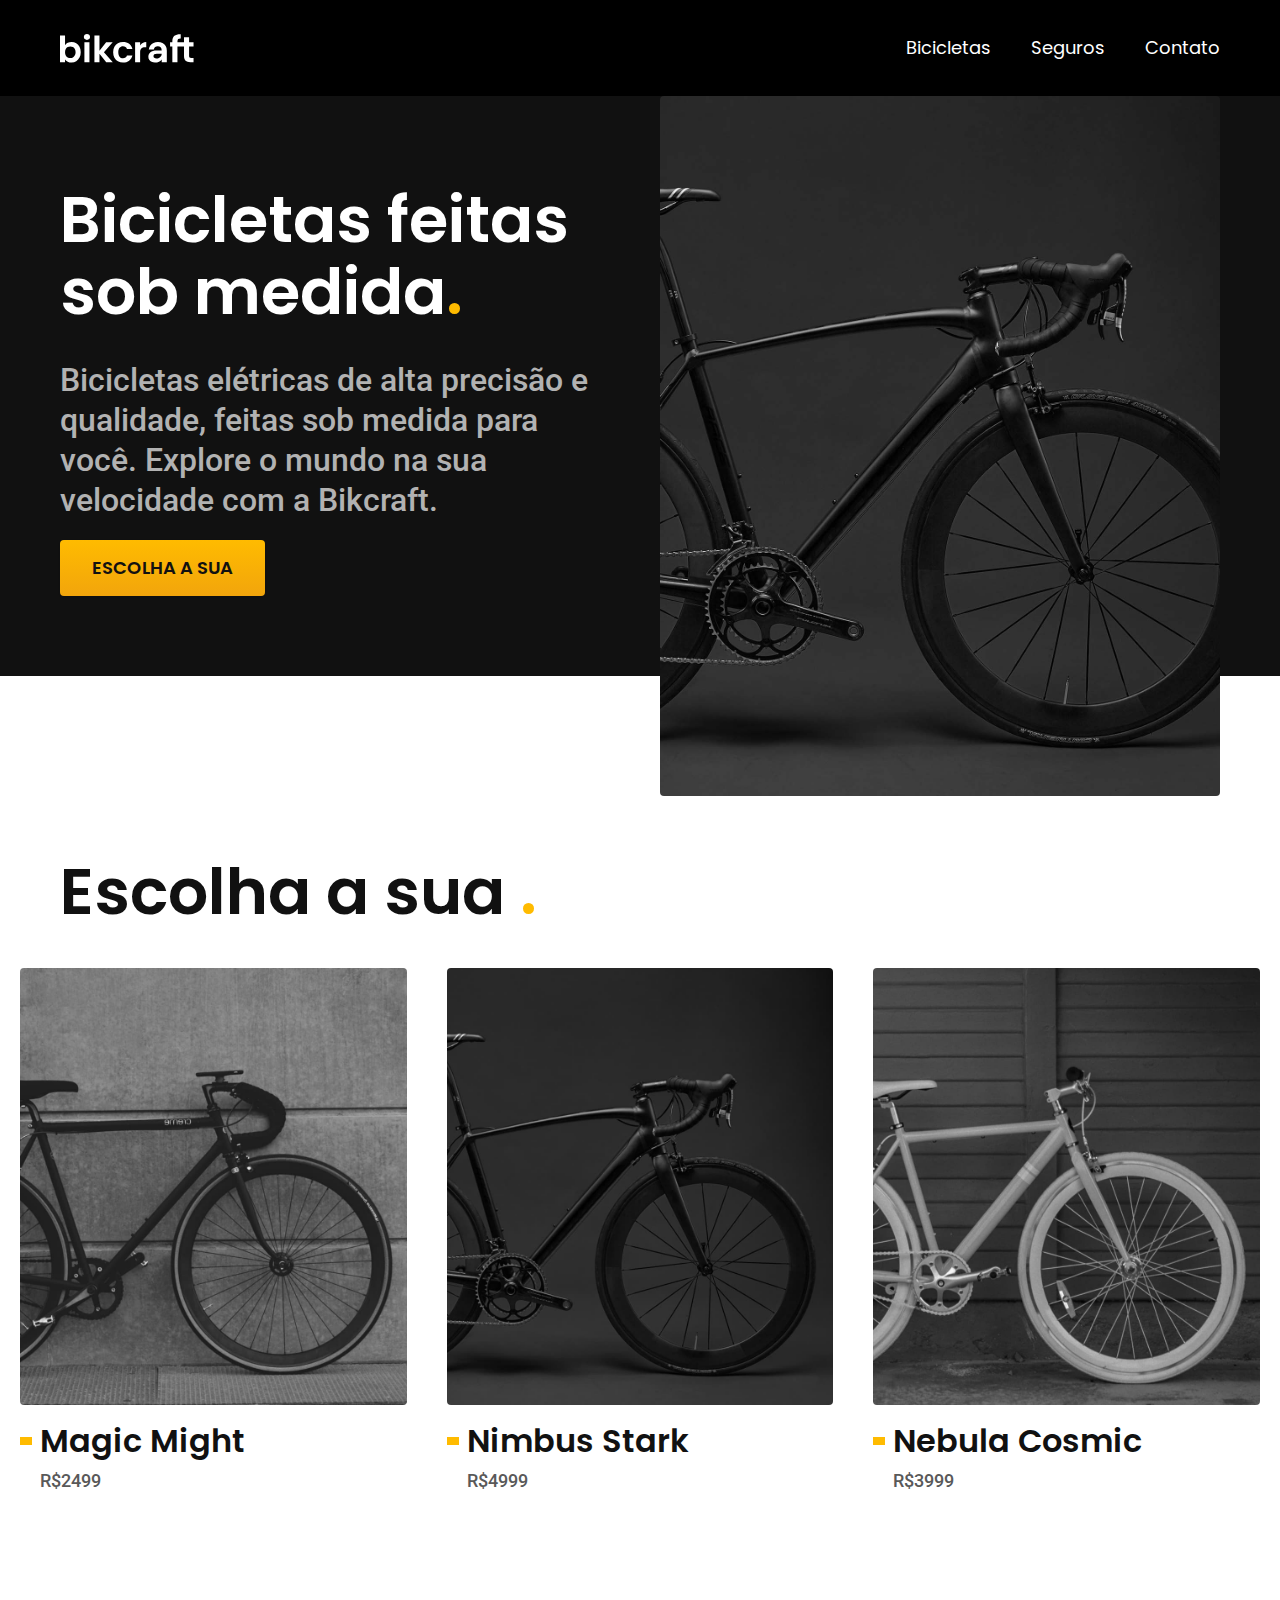
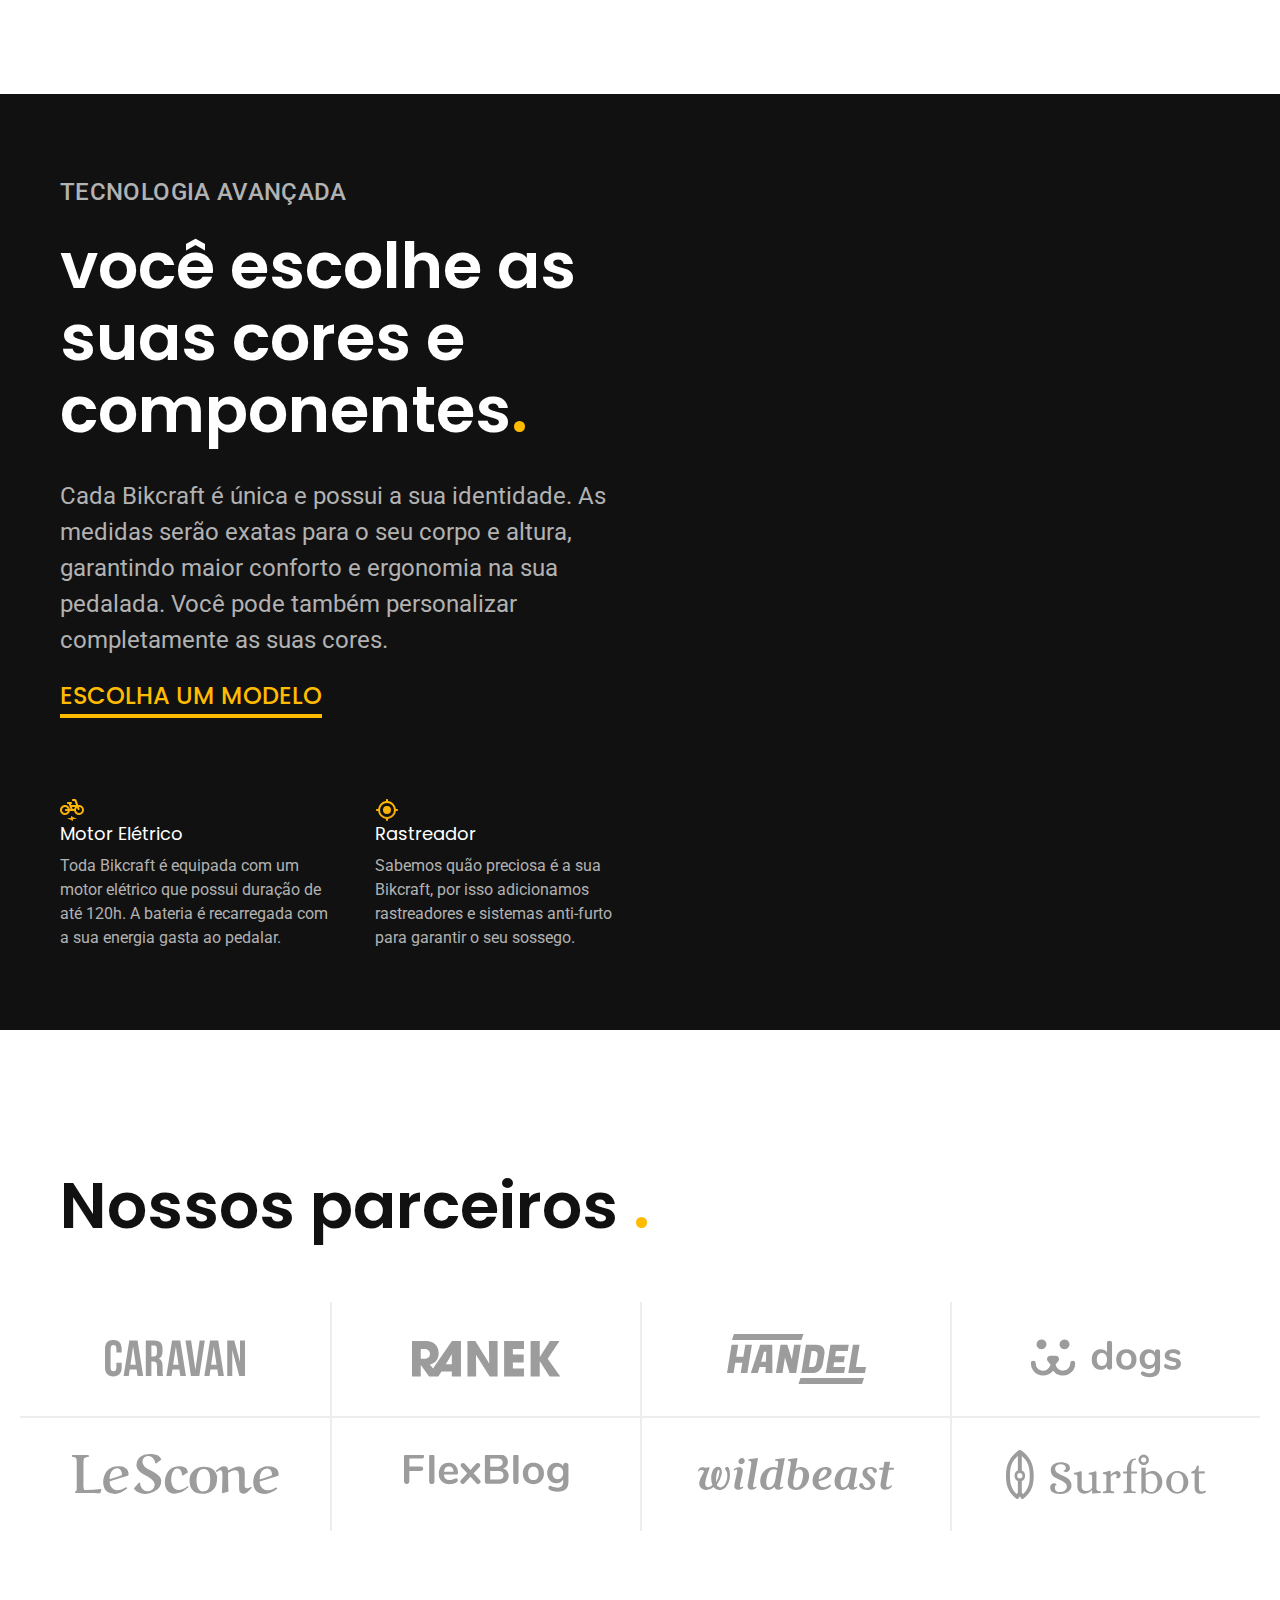
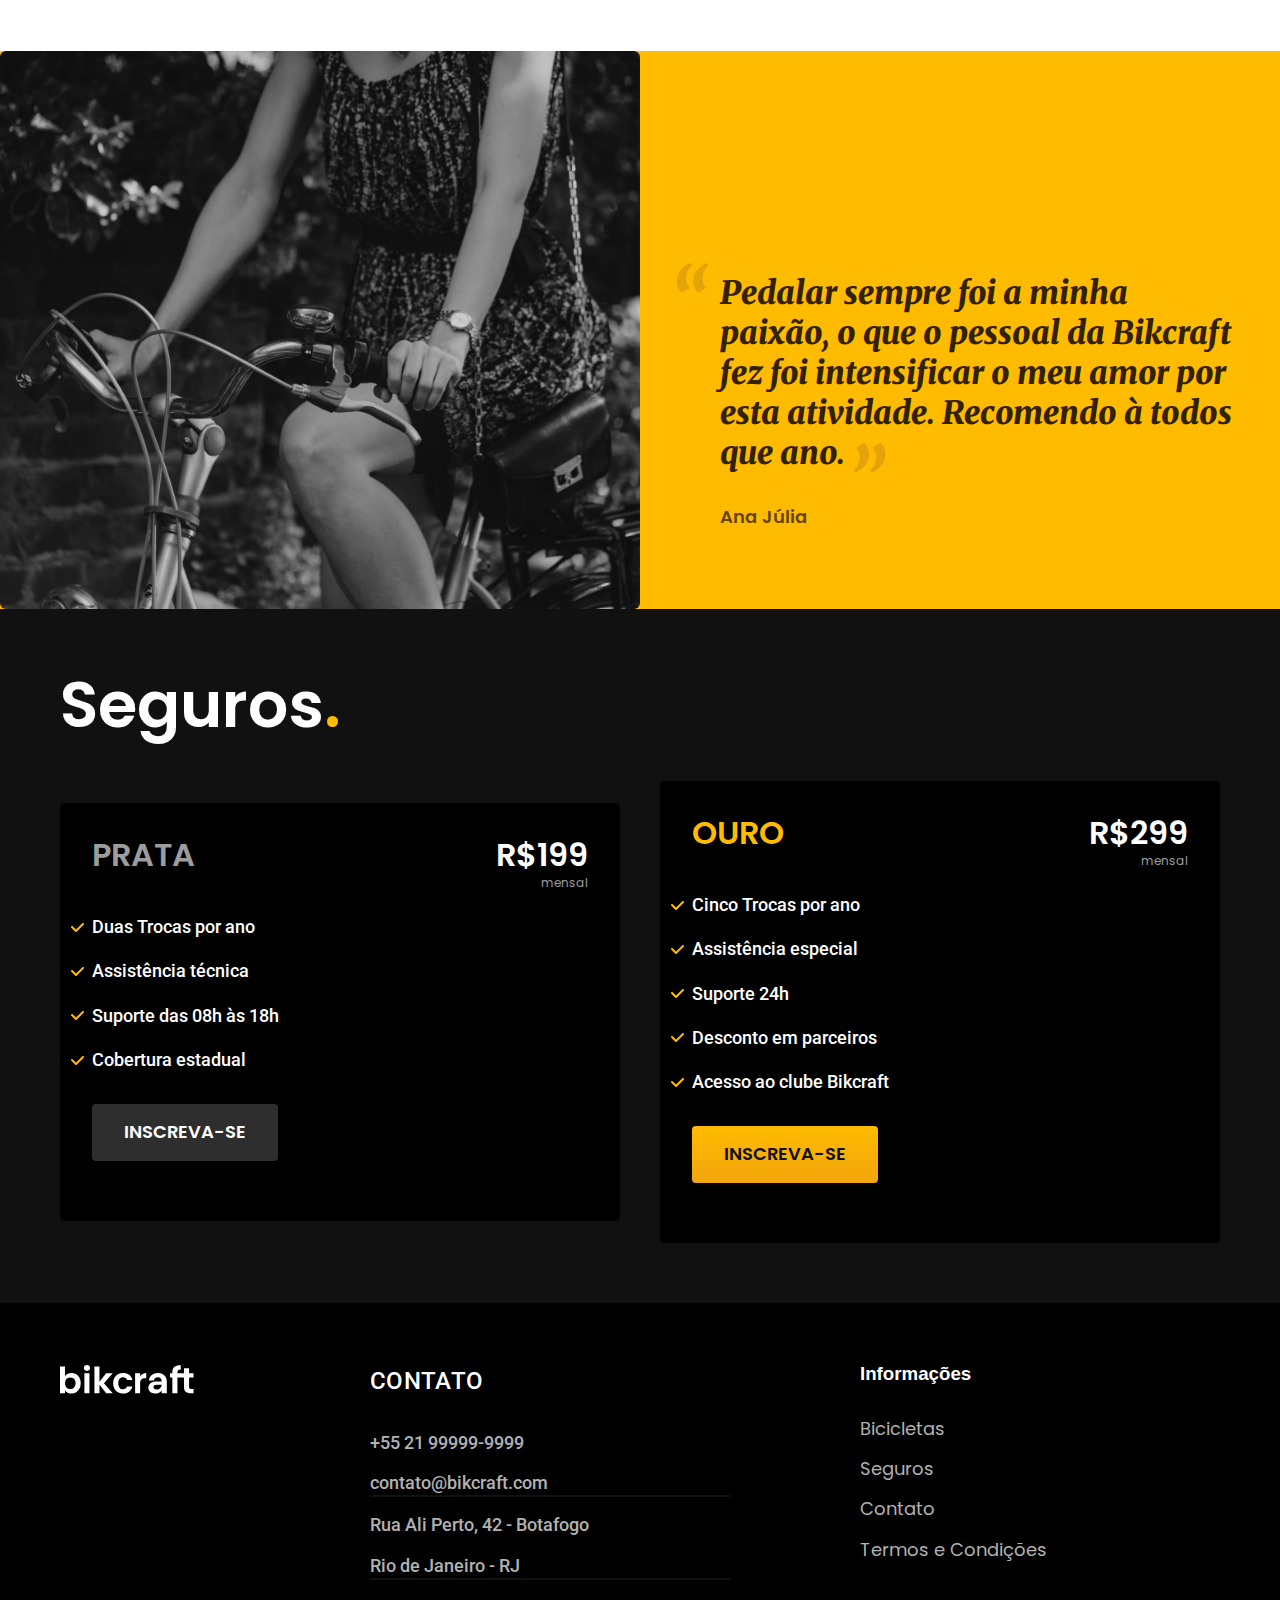
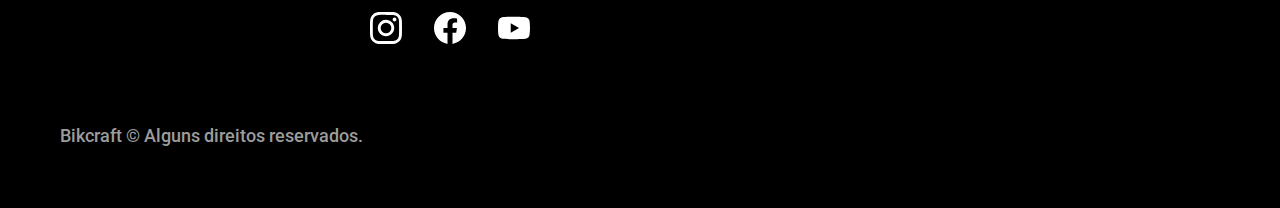
<file: index.html>
<!DOCTYPE html>
<html lang=pt-br">

<head>
  <meta charset="UTF-8">
  <meta name="viewport" content="width=device-width, inicial-scale=1.0">

  <title>Bikcraft - Bicicletas Elétricas</title>
  <meta name="description" content="Bicicletas elétricas de alta precisão e qualidades, feitas sob medida para o cliente. Explore o mundo na sua velocidade com o Bikcraft.">

  <link rel="preload" href="./css/style.min.css" as="style">
  <link rel="stylesheet" href="./css/style.min.css">
  <link rel="preconnect" href="https://fonts.googleapis.com">
  <link rel="preconnect" href="https://fonts.gstatic.com" crossorigin>
  <link href="https://fonts.googleapis.com/css2?family=Merriweather:ital,wght@1,900&family=Poppins:wght@400;600&family=Roboto:wght@400;500&display=swap" rel="stylesheet">

  <script>
    document.documentElement.classList.add("js");</script>
</head>

<body>
  <header class="header-bg">
    <div class="header container">
      <a href="./"><img src="./img/bikcraft.svg" width="136" height="32" alt="logo">
      </a>
      <nav aria-label="primaria">
        <ul class="header-menu font-1-m cor-0">
          <li><a href="./bicicletas.html">Bicicletas</a></li>
          <li><a href="./seguros.html">Seguros</a></li>
          <li><a href="./contato.html">Contato</a></li>
        </ul>
      </nav>
    </div>
  </header>
  <main class="introducao-bg">
    <div class="introducao container">
      <div class="introducao-conteudo">
        <h1 data-anime="200" class="font-1-xxl  cor-0 fadeInDown"> Bicicletas feitas sob medida<span class="cor-p1">.</span></h1>
        <p data-anime="400" class="font-2-xl cor-5 fadeInDown"> Bicicletas elétricas de alta precisão e qualidade, feitas sob medida para você. Explore o mundo na sua velocidade com a Bikcraft.</p>
        <a data-anime="600" class="botao fadeInDown" href="./bicicletas.html">Escolha a sua</a>
      </div>
      <picture data-anime="800" class="fadeInRight">
        <source media="(max-width:800px)" srcset="./img/bicicletas/nimbus.jpg">
        <img src="./img/fotos/introducao.jpg" width="1280" height="1600" alt="Bicicleta elétrica preta.">
      </picture>
    </div>
  </main>
  <article class="bicicletas-lista">
    <h2 class="container font-1-xxl"> Escolha a sua <span class="cor-p1">.</span></h2>

    <ul>
      <li>
        <a href="./bicicletas/magic.html"> <img src="./img/bicicletas/magic-home.jpg" alt="bicicleta preta">
          <h3 class="font-1-xl">Magic Might</h3>
          <span class="font-2-m cor-8">R$2499</span>
        </a>
      </li>
      <li>
        <a href="./bicicletas/nimbus.html">
          <img src="./img/bicicletas/nimbus-home.jpg" alt="bicicleta preta">
          <h3 class="font-1-xl">Nimbus Stark</h3>
          <span class="font-2-m cor-8">R$4999</span>
        </a>
      </li>
      <li>
        <a href="./bicicletas/nebula.html">
          <img src="./img/bicicletas/nebula-home.jpg" alt="bicicleta preta">
          <h3 class="font-1-xl">Nebula Cosmic</h3>
          <span class="font-2-m cor-8">R$3999</span>
        </a>
      </li>
    </ul>
  </article>
  <article class="tecnologia-bg">
    <div class="tecnologia container">
      <div class="tecnologia-conteudo">
        <span class="font-2-l-b cor-5 fadeInDown" data-anime="200">Tecnologia Avançada</span>
        <h2 class="font-1-xxl cor-0 fadeInDown" data-anime="400">você escolhe as suas cores e componentes<span class="cor-p1">.<span></h2>
        <p class=" font-2-l cor-5 fadeInDown" data-anime="600">Cada Bikcraft é única e possui a sua identidade. As medidas serão exatas para o seu corpo e altura, garantindo maior conforto e ergonomia na sua pedalada. Você pode também personalizar completamente as suas cores.</p>
        <a class="link fadeInDown" data-anime="800" href="./bicicletas.html"> Escolha um modelo</a>
        <div class="tecnologia-vantagens fadeInDown" data-anime="1000">
          <div>
            <img src="./img/icones/eletrica.svg" width="24" height="24" alt="">
            <h3 class="font-1-m cor-0">Motor Elétrico</h3>
            <p class="font-2-s cor-5">Toda Bikcraft é equipada com um motor elétrico que possui duração de até 120h. A bateria é recarregada com a sua energia gasta ao pedalar.</p>
          </div>
          <div>
            <img src="./img/icones/rastreador.svg" width="24" height="24" alt="">
            <h3 class="font-1-m cor-0">Rastreador</h3>
            <p class="font-2-s cor-5">Sabemos quão preciosa é a sua Bikcraft, por isso adicionamos rastreadores e sistemas anti-furto para garantir o seu sossego.</p>
          </div>
        </div>
      </div>
      <div class="tecnologia-imagem fadeInRight" data-anime="1200">
        <img src="./img/fotos/tecnologia.jpg" width="1200" height="1920" alt="">
      </div>
    </div>
  </article>
  <section class="parceiros" aria-label="Nossos Parceiros">
    <h2 class="container font-1-xxl"> Nossos parceiros <span class="cor-p1">.</spam>
    </h2>

    <ul>
      <li><img src="./img/parceiros/caravan.svg" width="140" height="38" alt="caravan"></li>
      <li><img src="./img/parceiros/ranek.svg" width="149" height="36" alt="ranek"></li>
      <li><img src="./img/parceiros/handel.svg" width="139" height="50" alt="handel"></li>
      <li><img src="./img/parceiros/dogs.svg" width="152" height="39" alt="dogs"></li>
      <li><img src="./img/parceiros/lescone.svg" width="208" height="41" alt="lesccone"></li>
      <li><img src="./img/parceiros/flexblog.svg" width="165" height="38" alt="flexblog"></li>
      <li><img src="./img/parceiros/wildbeast.svg" width="196" height="34" alt="wildbeast"></li>
      <li><img src="./img/parceiros/surfbot.svg" width="200" height="49" alt="surfboat"></li>
  </section>
  <section class="depoimento" aria-label="Depoimento">
    <div>
      <img src="./img/fotos/depoimento.jpg" width="1560" height="1360" alt="Pessoa pedalando uma bicicleta bikcraft">
    </div>
    <div class="depoimento-conteudo">
      <blockquote class="font-1-xl cor-p5">
        <p>Pedalar sempre foi a minha paixão, o que o pessoal da Bikcraft fez foi intensificar o meu amor por esta atividade.
          Recomendo à todos que ano.</p>
      </blockquote>
      <span class="font-1-m-b cor-p4">Ana Júlia</span>
    </div>
  </section>
  <article class="seguros-bg">
    <div class="seguros container">
      <h2 class="font-1-xxl cor-0">Seguros<span class="cor-p1">.</spam>
      </h2>
      <div class="seguros-item fadeInLeft" data-anime="200">
        <h3 class="font-1-xl cor-6">PRATA</h3>
        <span class="font-1-xl cor-0">R$199<span class="font-1-xs cor-6">mensal</span></span>
        <ul class="font-2-m cor-0">
          <li>Duas Trocas por ano</li>
          <li>Assistência técnica</li>
          <li>Suporte das 08h às 18h</li>
          <li>Cobertura estadual</li>
        </ul>
        <a class="botao secundario" href="./orcamento.html?tipo=seguro&produto=prata"> Inscreva-se</a>
      </div>

      <div class="seguros-item fadeInRight" data-anime="200">
        <h3 class="font-1-xl cor-p1">OURO</h3>
        <span class="font-1-xl cor-0">R$299<span class="font-1-xs cor-6">mensal</span></span>
        <ul class="font-2-m cor-0">
          <li>Cinco Trocas por ano</li>
          <li>Assistência especial</li>
          <li>Suporte 24h</li>
          <li>Desconto em parceiros</li>
          <li>Acesso ao clube Bikcraft</li>
        </ul>
        <a class="botao" href="./orcamento.html?tipo=seguro&produto=ouro"> Inscreva-se</a>
      </div>
    </div>
  </article>
  <footer class="footer-bg">
    <div class="footer container" 0>
      <img src="./img/bikcraft.svg" width="136" height="32" alt="Bikcraft">

      <div class="footer-contato">
        <h3 class="font-2-l-b cor-0">Contato</h3>
        <ul class=" font-2-m cor-5">
          <li><a href="tel:+5521999999999">+55 21 99999-9999</a></li>
          <li><a href="mailto:contato@bikcraft.com">contato@bikcraft.com</a></li>
          <li> Rua Ali Perto, 42 - Botafogo</li>
          <li> Rio de Janeiro - RJ</li>
        </ul>
        <div class="footer-redes">
          <a href="./">
            <img src="./img/redes/instagram.svg" width="32" height="32" alt="instagram">
            <img src="./img/redes/facebook.svg" width="32" width="32" alt="facebook">
            <img src="./img/redes/youtube.svg" width="32" width="32" alt="youtube">
          </a>
        </div>
      </div>
      <div class="footer-informacoes">
        <h3 class=" font-2-1-b cor-0">Informações</h3>
        <nav>
          <ul class=" font-1-m cor-5">
            <li><a href="./bicicletas.html">Bicicletas</a></li>
            <li><a href="./seguros.html">Seguros</a></li>
            <li><a href="./contato.html">Contato</a></li>
            <li><a href="./termos.html">Termos e Condições</a></li>
          </ul>
        </nav>
      </div>
      <p class=" footer-copy font-2-m cor-6">Bikcraft © Alguns direitos reservados.</p>
    </div>
  </footer>
  <script src="./js/plugins/simple-anime.js"></script>
  <script src="./js/script.js"></script>

</body>


</html>
</file>
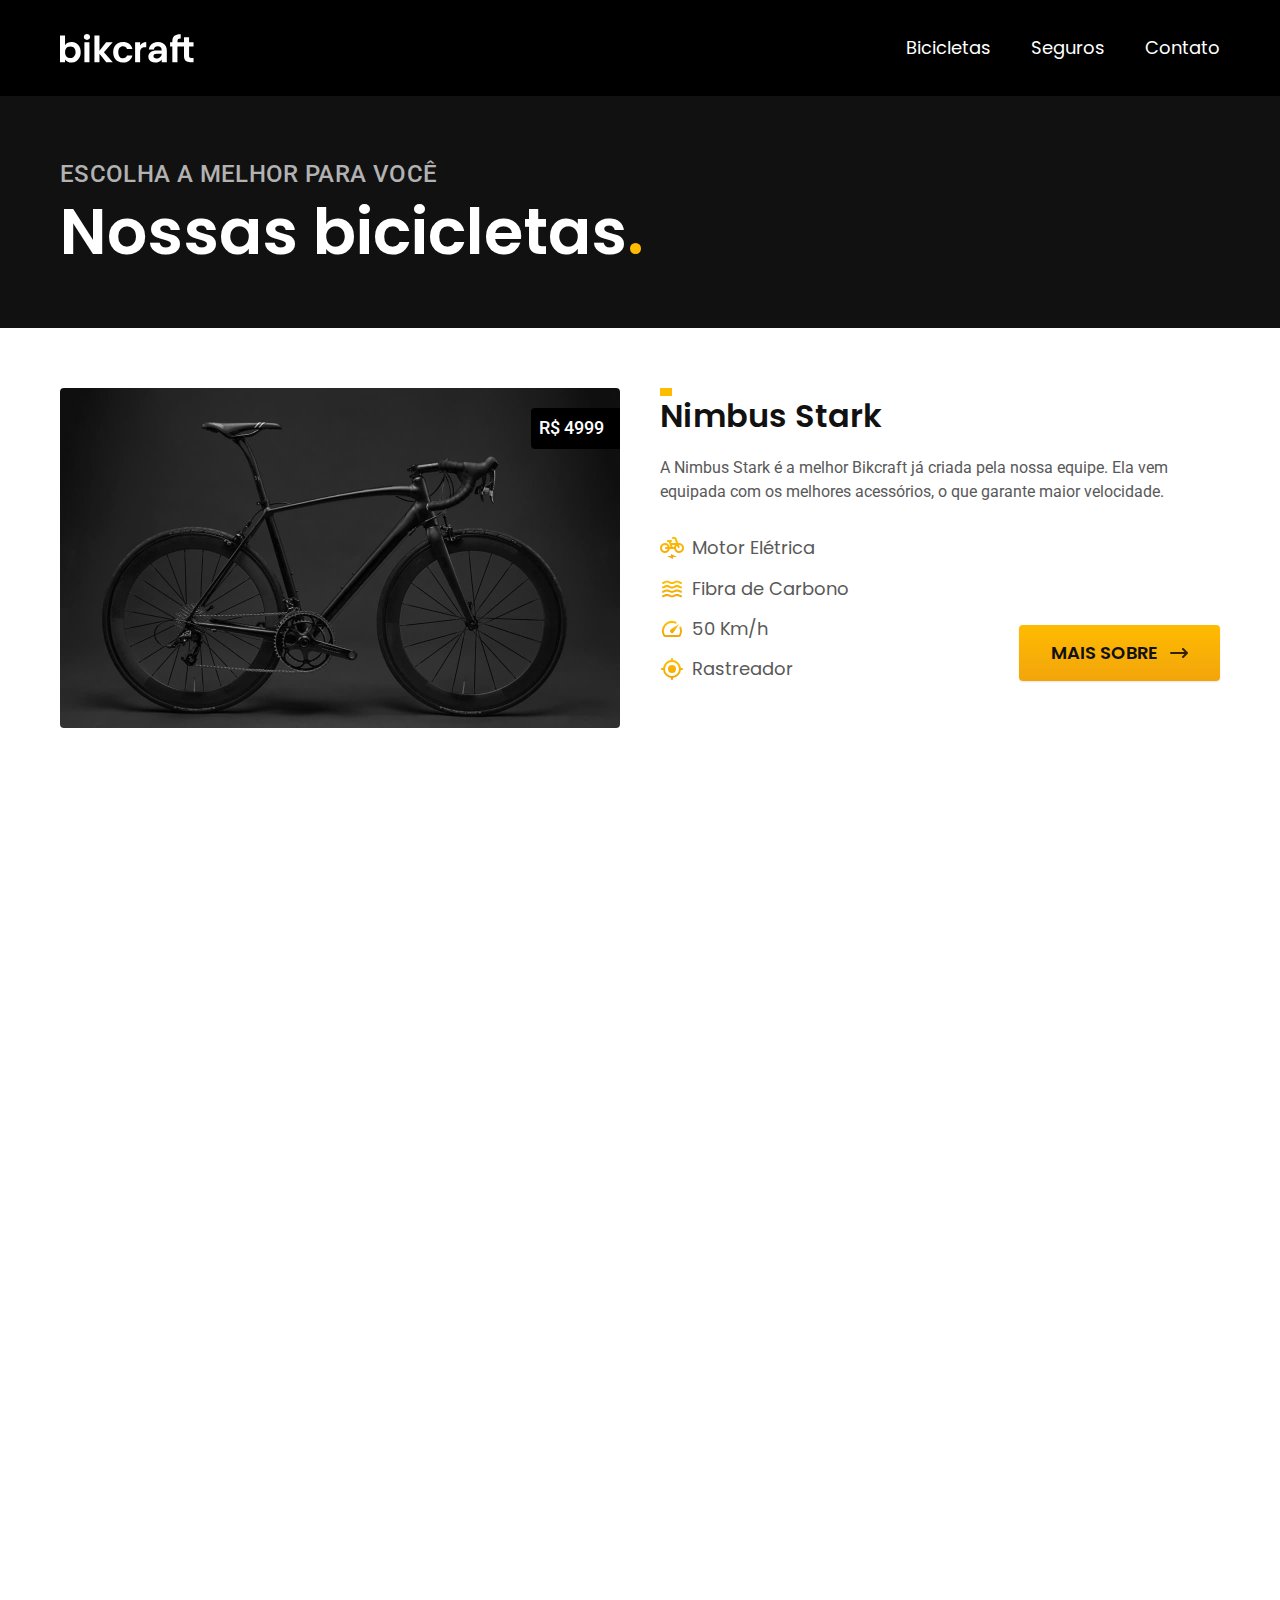
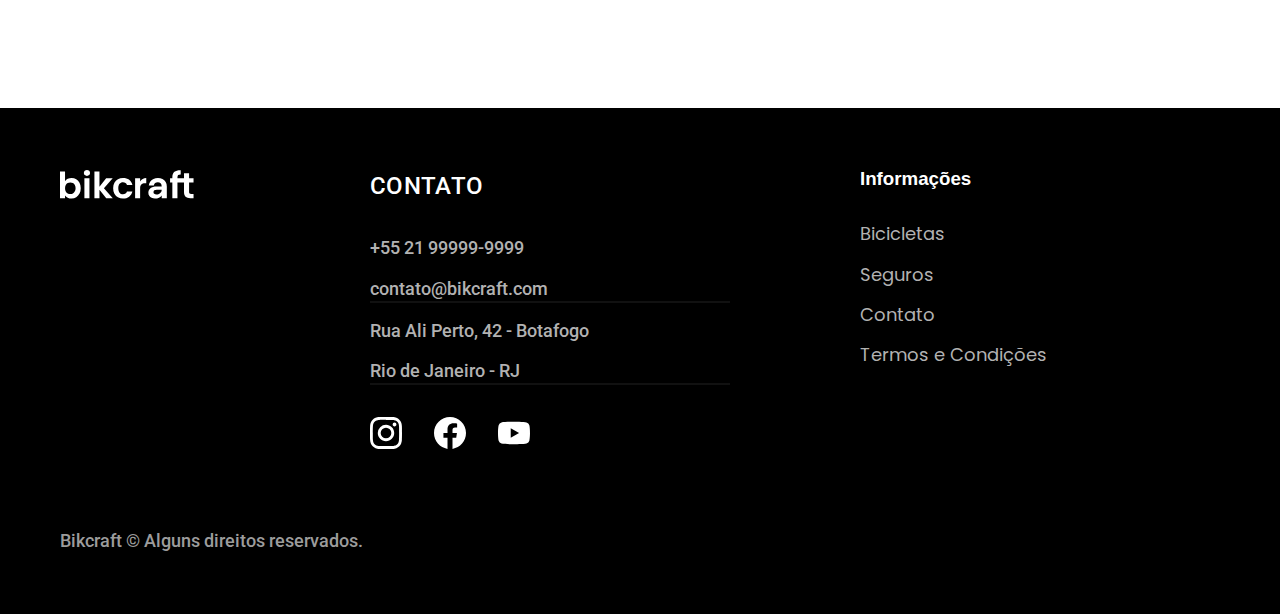
<file: bicicletas.html>
<!DOCTYPE html>
<html lang=pt-br">

<head>
  <meta charset="UTF-8">
  <meta name="viewport" content="width=device-width, inicial-scale=1.0">

  <title>Bicicletas | Bikcraft</title>
  <meta name="description" content="Bicicletas.">

  <link rel="preload" href="./css/style.min.css" as="style">
  <link rel="stylesheet" href="./css/style.min.css">

  <link rel="preconnect" href="https://fonts.googleapis.com">
  <link rel="preconnect" href="https://fonts.gstatic.com" crossorigin>
  <link href="https://fonts.googleapis.com/css2?family=Merriweather:ital,wght@1,900&family=Poppins:wght@400;600&family=Roboto:wght@400;500&display=swap" rel="stylesheet">


  <script>
    document.documentElement.classList.add("js");</script>
</head>

<body id="bicicletas">
  <header class="header-bg">
    <div class="header container">
      <a href="./"><img src="./img/bikcraft.svg" width="136" height="32" alt="logo">
      </a>
      <nav aria-label="primaria">
        <ul class="header-menu font-1-m cor-0">
          <li><a href="./bicicletas.html">Bicicletas</a></li>
          <li><a href="./seguros.html">Seguros</a></li>
          <li><a href="./contato.html">Contato</a></li>
        </ul>
      </nav>
    </div>
  </header>

  <main>
    <div class="titulo-bg">
      <div class="titulo container">
        <p class="font-2-l-b cor-5 fadeInDown" data-anime="200">ESCOLHA A MELHOR PARA VOCÊ</p>
        <h1 class="font-1-xxl cor-0 fadeInDown" data-anime="400"> Nossas bicicletas<span class="cor-p1">.</span></h1>
      </div>
    </div>

    <div class="bicicletas container fadeInRight" data-anime="600">
      <div class="bicicletas-imagem">
        <img src="./img/bicicletas/nimbus.jpg" alt="bicicleta preta">
        <span class="font-2-m cor-0">R$ 4999</span>
      </div>
      <div class="bicicletas-conteudo fadeInRight" data-anime="600">
        <h2 class="font-1-xl"> Nimbus Stark</h2>
        <p class="font-2-s cor-8">A Nimbus Stark é a melhor Bikcraft já criada pela nossa equipe. Ela vem equipada com os melhores acessórios, o que garante maior velocidade.</p>
        <ul class="font-1-m cor-8">
          <li>
            <img src="./img/icones/eletrica.svg" width="32" height="32" alt="">
            Motor Elétrica
          </li>
          <li><img src="./img/icones/carbono.svg" width="32" height="32" alt="">
            Fibra de Carbono
          </li>
          <li>
            <img src="./img/icones/velocidade.svg" width="32" height="32" alt="">
            50 Km/h
          </li>
          <li>
            <img src="./img/icones/rastreador.svg" width="32" height="32" alt="">
            Rastreador
          </li>
        </ul>
        <a class="botao seta" href="./bicicletas/nimbus.html">Mais Sobre</a>
      </div>
    </div>


    <div class="bicicletas-bg fadeInLeft" data-anime="800">
      <div class="bicicletas container">
        <div class="bicicletas-imagem fadeInRight" data-anime="600">
          <img src="./img/bicicletas/magic.jpg" width="1120" height="680" alt="bicicleta preta">
          <span class="font-2-m cor-0">R$ 2499</span>
        </div>
        <div class="bicicletas-conteudo">
          <h2 class="font-1-xl cor-0"> Magic Might</h2>
          <p class="font-2-s cor-5">A Magic Might é a melhor Bikcraft já criada pela nossa equipe. Ela vem equipada com os melhores acessórios, o que garante maior velocidade.</p>
          <ul class="font-1-m cor-5">
            <li>
              <img src="./img/icones/eletrica.svg" width="32" height="32" alt="">
              Motor Elétrica
            </li>
            <li>
              <img src="./img/icones/carbono.svg" width="32" height="32" alt="">
              Fibra de Carbono
            </li>
            <li>
              <img src="./img/icones/velocidade.svg" width="32" height="32" alt="">
              45 Km/h
            </li>
            <li>
              <img src="./img/icones/rastreador.svg" width="32" height="32" alt="">
              Rastreador
            </li>
          </ul>
          <a class="botao seta" href="./bicicletas/magic.html">Mais Sobre</a>
        </div>
      </div>
    </div>


    <div class="bicicletas container fadeInRight" data-anime="1000">
      <div class="bicicletas-imagem">
        <img src="./img/bicicletas/nebula.jpg" width="1120" height="680" alt="bicicleta preta">
        <span class="font-2-m cor-0">R$ 3999</span>
      </div>
      <div class="bicicletas-conteudo">
        <h2 class="font-1-xl"> Nebula Cosmic</h2>
        <p class="font-2-s cor-8">A Nebula Cosmic é a melhor Bikcraft já criada pela nossa equipe. Ela vem equipada com os melhores acessórios, o que garante maior velocidade.</p>
        <ul class="font-1-m cor-8">
          <li>
            <img src="./img/icones/eletrica.svg" width="32" height="32" alt="">
            Motor Elétrica
          </li>
          <li>
            <img src="./img/icones/carbono.svg" width="32" height="32" alt="">
            Fibra de Carbono
          </li>
          <li>
            <img src="./img/icones/velocidade.svg" width="32" height="32" alt="">
            50 Km/h
          </li>
          <li>
            <img src="./img/icones/rastreador.svg" width="32" height="32" alt="">
            Rastreador
          </li>
        </ul>
        <a class="botao seta" href="./bicicletas/nebula.html">Mais Sobre</a>
      </div>
    </div>
  </main>

  <footer class="footer-bg">
    <div class="footer container" 0>
      <img src="./img/bikcraft.svg" width="136" height="32" alt="Bikcraft">

      <div class="footer-contato">
        <h3 class="font-2-l-b cor-0">Contato</h3>
        <ul class=" font-2-m cor-5">
          <li><a href="tel:+5521999999999">+55 21 99999-9999</a></li>
          <li><a href="mailto:contato@bikcraft.com">contato@bikcraft.com</a></li>
          <li> Rua Ali Perto, 42 - Botafogo</li>
          <li> Rio de Janeiro - RJ</li>
        </ul>
        <div class="footer-redes">
          <a href="./">
            <img src="./img/redes/instagram.svg" width="32" height="32" alt="instagram">
            <img src="./img/redes/facebook.svg" width="32" height="32" alt="facebook">
            <img src="./img/redes/youtube.svg" width="32" height="32" alt="youtube">
          </a>
        </div>
      </div>
      <div class="footer-informacoes">
        <h3 class=" font-2-1-b cor-0">Informações</h3>
        <nav>
          <ul class=" font-1-m cor-5">
            <li><a href="./bicicletas.html">Bicicletas</a></li>
            <li><a href="./seguros.html">Seguros</a></li>
            <li><a href="./contato.html">Contato</a></li>
            <li><a href="./termos.html">Termos e Condições</a></li>
          </ul>
        </nav>
      </div>
      <p class=" footer-copy font-2-m cor-6">Bikcraft © Alguns direitos reservados.</p>
    </div>
  </footer>
  <script src="./js/plugins/simple-anime.js"></script>
  <script src="./js/script.js"></script>
</body>


</html>
</file>
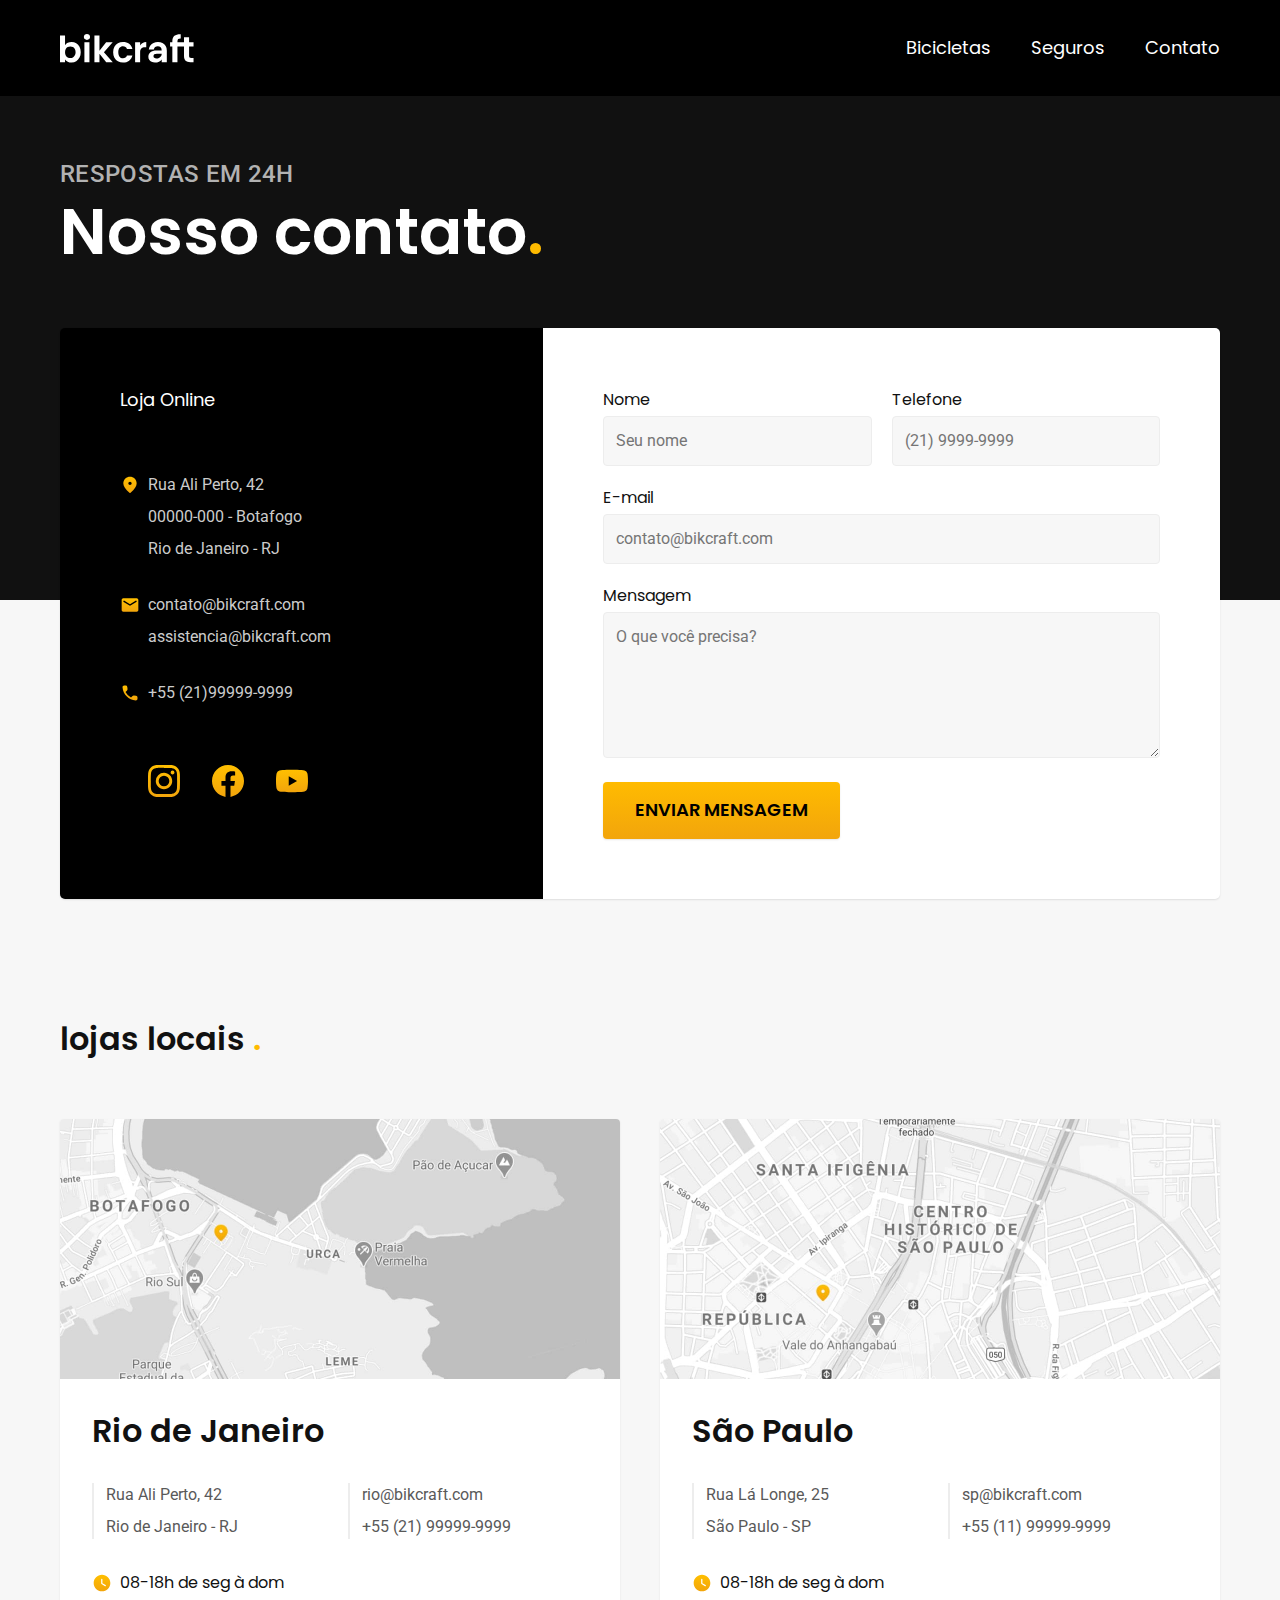
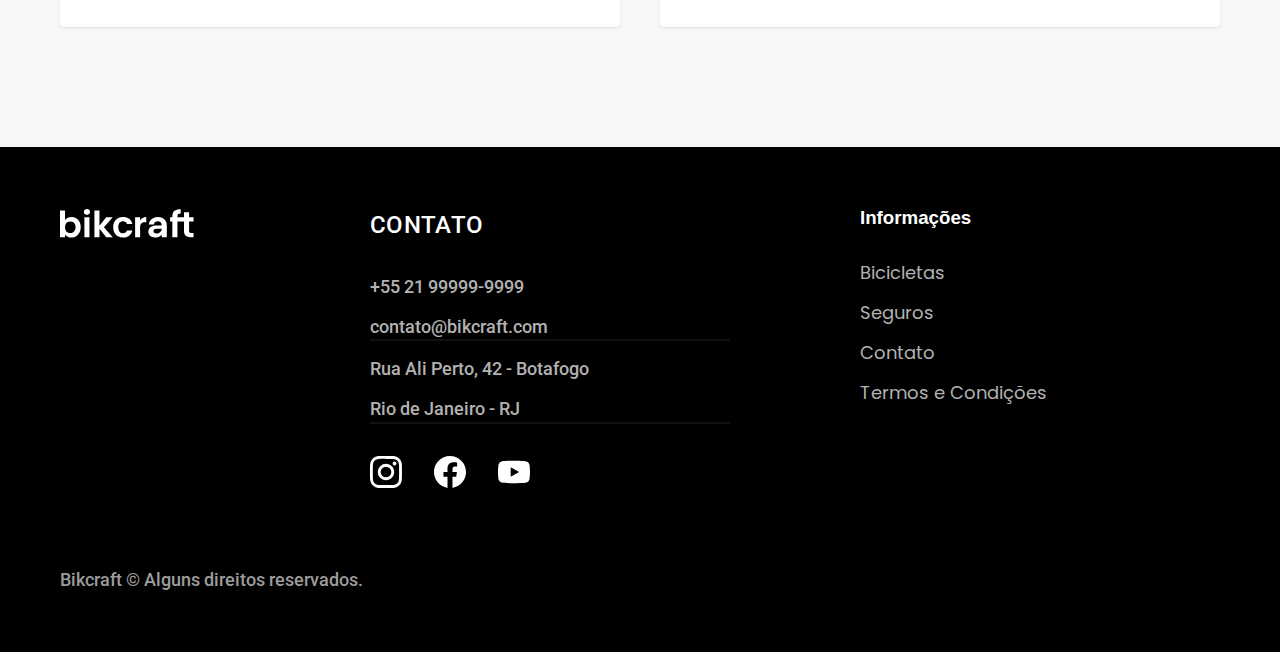
<file: contato.html>
<!DOCTYPE html>
<html lang=pt-br">

<head>
  <meta charset="UTF-8">
  <meta name="viewport" content="width=device-width, inicial-scale=1.0">

  <title>Contato | Bikcraft</title>
  <meta name="description" content="Termos e Condições.">

  <link rel="preload" href="./css/style.min.css" as="style">
  <link rel="stylesheet" href="./css/style.min.css">

  <link rel="preconnect" href="https://fonts.googleapis.com">
  <link rel="preconnect" href="https://fonts.gstatic.com" crossorigin>
  <link href="https://fonts.googleapis.com/css2?family=Merriweather:ital,wght@1,900&family=Poppins:wght@400;600&family=Roboto:wght@400;500&display=swap" rel="stylesheet">


  <script>
    document.documentElement.classList.add("js");</script>
</head>

<body id="contato">
  <header class="header-bg">
    <div class="header container">
      <a href="./"><img src="./img/bikcraft.svg" width="136" height="32" alt="logo">
      </a>
      <nav aria-label="primaria">
        <ul class="header-menu font-1-m cor-0">
          <li><a href="./bicicletas.html">Bicicletas</a></li>
          <li><a href="./seguros.html">Seguros</a></li>
          <li><a href="./contato.html">Contato</a></li>
        </ul>
      </nav>
    </div>
  </header>
  <main>
    <div class="titulo-bg">
      <div class="titulo container">
        <p class="font-2-l-b cor-5">Respostas em 24h</p>
        <h1 class="font-1-xxl cor-0"> Nosso contato<span class="cor-p1">.</span></h1>
      </div>
    </div>
    <div class="contato container">
      <section class="contato-dados" aria-label="Endereço">
        <h2 class="font-1-m cor-0"> Loja Online </h2>
        <div class="contato-endereco font-2-s cor-4">
          <p>Rua Ali Perto, 42 </p>
          <p>00000-000 - Botafogo</p>
          <p>Rio de Janeiro - RJ</p>
        </div>
        <address class="contato-meios font-2-s cor-4">
          <a href="mailto:contato@bikcraft.com"> contato@bikcraft.com </a>
          <a href="mailto:assistencia@bikcraft.com"> assistencia@bikcraft.com </a>
          <a href="tel:+552199999-9999">+55 (21)99999-9999 </a>
        </address>
        <div class="contato-redes">
          <a href="./">
            <img src="./img/redes/instagram-p.svg" width="32" height="32" alt="instagram">
            <img src="./img/redes/facebook-p.svg" width="32" height="32" alt="facebook">
            <img src="./img/redes/youtube-p.svg" width="32" height="32" alt="youtube">
          </a>
        </div>
      </section>
      <section class="contato-formulario" aria-label="Formulário">
        <form class="form" action="./contato.html">
          <div>
            <label for="nome"> Nome</label>
            <input type="text" id="nome" name="nome" placeholder="Seu nome">
          </div>
          <div>
            <label for="telefone"> Telefone</label>
            <input type="text" id="telefone" name="telefone" placeholder="(21) 9999-9999">
          </div>
          <div class="col-2">
            <label for="email"> E-mail</label>
            <input type="email" id="email" name="email" placeholder="contato@bikcraft.com">
          </div>
          <div class="col-2">
            <label for="mensagem"> Mensagem</label>
            <textarea rows="5" id="mensagem" name="mensagem" placeholder="O que você precisa?"></textarea>
          </div>
          <button class="col-2 botao" onclick="enviado()">Enviar Mensagem</button>
        </form>
      </section>
    </div>
  </main>

  <article class="lojas container">
    <h2 class="font-1-xl"> lojas locais <span class="cor-p1">.</span></h2>
    <div class="lojas-item">

      <img src="./img/lojas/rj.jpg" width="1120" height="520" alt="mapa marcando o endereço de Rua Ali perto, 25 - Rio de Janeiro-RJ">
      <div class="lojas-conteudo">
        <h3 class="font-1-xl">Rio de Janeiro</h3>
        <div class="lojas-dados font-2-s cor-8">
          <p>Rua Ali Perto, 42 </p>
          <p>Rio de Janeiro - RJ</p>
        </div>
        <div class="lojas-dados font-2-s cor-8">
          <a href="mailto:rio@bikcraft.com">rio@bikcraft.com</a>
          <a href="tel:+5521999999999"> +55 (21) 99999-9999</a>
        </div>
        <p class="lojas-tempo font-1-s"><img src="./img/icones/horario.svg" width="20" height="20" alt="">08-18h de seg à dom</p>
      </div>
    </div>
    <div class="lojas-item">
      <img src="./img/lojas/sp.jpg" width="1120" height="520" alt="mapa marcando o endereço de Rua Lá Longe, 25 - São Paulo - SP">
      <div class="lojas-conteudo">
        <h3 class="font-1-xl">São Paulo</h3>
        <div class="lojas-dados font-2-s cor-8">
          <p>Rua Lá Longe, 25 </p>
          <p>São Paulo - SP </p>
        </div>
        <div class="lojas-dados font-2-s cor-8">
          <a href="mailto:sp@bikcraft.com">sp@bikcraft.com</a>
          <a href="tel:+5511999999999"> +55 (11) 99999-9999</a>
        </div>
        <p class="lojas-tempo font-1-s"><img src="./img/icones/horario.svg" width="20" height="20" alt="">08-18h de seg à dom</p>
      </div>
    </div>
  </article>

  <footer class="footer-bg">
    <div class="footer container" 0>
      <img src="./img/bikcraft.svg" width="136" height="32" alt="Bikcraft">

      <div class="footer-contato">
        <h3 class="font-2-l-b cor-0">Contato</h3>
        <ul class=" font-2-m cor-5">
          <li><a href="tel:+5521999999999">+55 21 99999-9999</a></li>
          <li><a href="mailto:contato@bikcraft.com">contato@bikcraft.com</a></li>
          <li> Rua Ali Perto, 42 - Botafogo</li>
          <li> Rio de Janeiro - RJ</li>
        </ul>
        <div class="footer-redes">
          <a href="./">
            <img src="./img/redes/instagram.svg" width="32" height="32" alt="instagram">
            <img src="./img/redes/facebook.svg" width="32" height="32" alt="facebook">
            <img src="./img/redes/youtube.svg" width="32" height="32" alt="youtube">
          </a>
        </div>
      </div>
      <div class="footer-informacoes">
        <h3 class=" font-2-1-b cor-0">Informações</h3>
        <nav>
          <ul class=" font-1-m cor-5">
            <li><a href="./bicicletas.html">Bicicletas</a></li>
            <li><a href="./seguros.html">Seguros</a></li>
            <li><a href="./contato.html">Contato</a></li>
            <li><a href="./termos.html">Termos e Condições</a></li>
          </ul>
        </nav>
      </div>
      <p class=" footer-copy font-2-m cor-6">Bikcraft © Alguns direitos reservados.</p>
    </div>
  </footer>
  <script src="./js/script.js"></script>
</body>


</html>
</file>
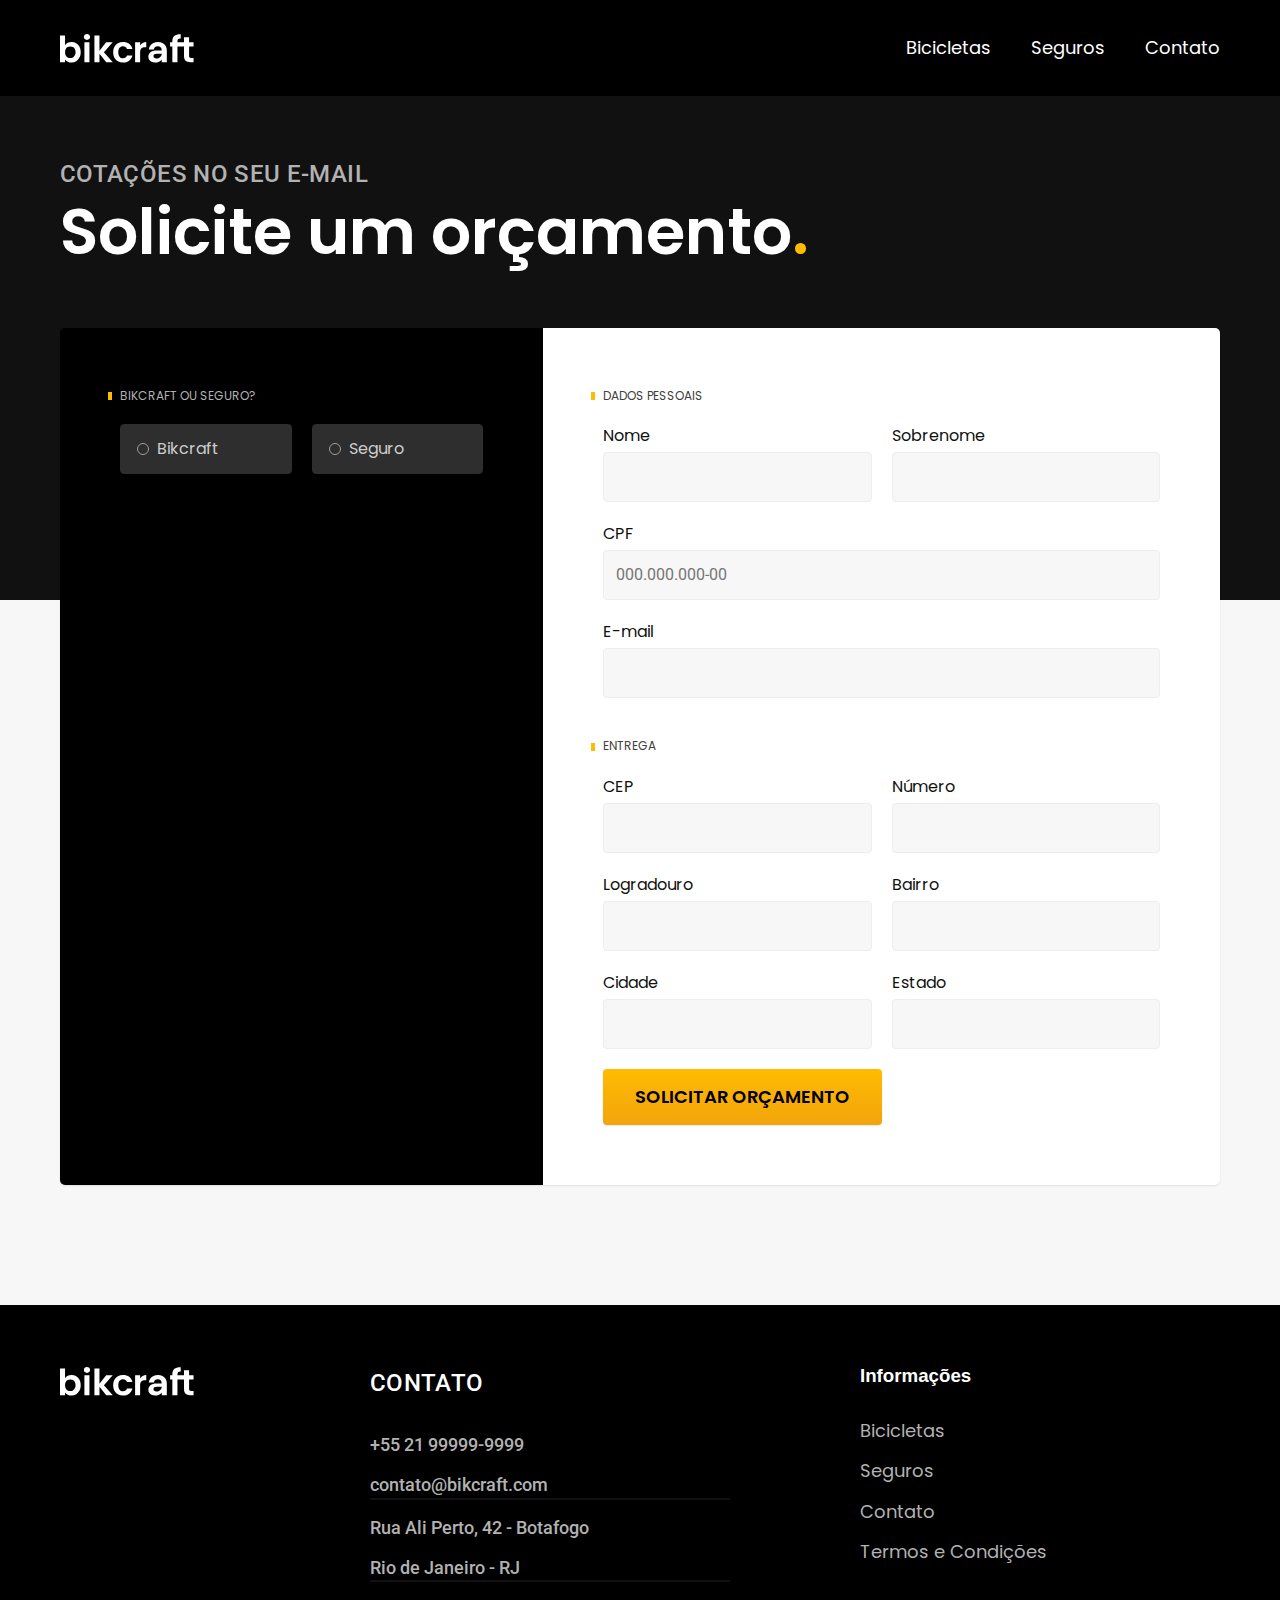
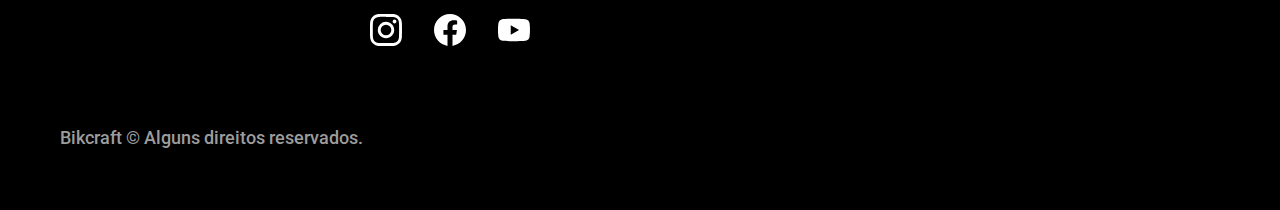
<file: orcamento.html>
<!DOCTYPE html>
<html lang=pt-br">

<head>
  <meta charset="UTF-8">
  <meta name="viewport" content="width=device-width, inicial-scale=1.0">

  <title>Orcamento | Bikcraft</title>
  <meta name="description" content="Termos e Condições.">

  <link rel="preload" href="./css/style.min.css" as="style">
  <link rel="stylesheet" href="./css/style.min.css">

  <link rel="preconnect" href="https://fonts.googleapis.com">
  <link rel="preconnect" href="https://fonts.gstatic.com" crossorigin>
  <link href="https://fonts.googleapis.com/css2?family=Merriweather:ital,wght@1,900&family=Poppins:wght@400;600&family=Roboto:wght@400;500&display=swap" rel="stylesheet">


  <script>
    document.documentElement.classList.add("js");</script>
</head>

<body id="orcamento">
  <header class="header-bg">
    <div class="header container">
      <a href="./"><img src="./img/bikcraft.svg" width="136" height="32" alt="logo">
      </a>
      <nav aria-label="primaria">
        <ul class="header-menu font-1-m cor-0">
          <li><a href="./bicicletas.html">Bicicletas</a></li>
          <li><a href="./seguros.html">Seguros</a></li>
          <li><a href="./contato.html">Contato</a></li>
        </ul>
      </nav>
    </div>
  </header>
  <main>
    <div class="titulo-bg">
      <div class="titulo container">
        <p class="font-2-l-b cor-5">Cotações no seu e-mail</p>
        <h1 class="font-1-xxl cor-0"> Solicite um orçamento<span class="cor-p1">.</span></h1>
      </div>
    </div>
    <form class="orcamento container" action="./">
      <div class="orcamento-produto">
        <h2 class=" font-1-xs cor-5"> Bikcraft ou Seguro?</h2>

        <input type="radio" name="tipo" value="bikcraft" id="bikcraft">
        <label for="bikcraft">Bikcraft</label>

        <input type="radio" name="tipo" value="seguro" id="seguro">
        <label for="seguro">Seguro</label>

        <div class="orcamento-conteudo" id="orcamento-bikcraft">
          <h2 class="font-1-xs cor-5">Escolha a sua</h2>

          <input type="radio" name="produto" value="nimbus" id="nimbus">
          <label for="nimbus">Nimbus Stark <span>R$ 4999</span></label>
          <div class="orcamento-detalhes">
            <ul class="font-1-xs co-8">
              <li><img src="./img/icones/eletrica.svg" width="32" height="32" alt="">Motor Elétrico</li>
              <li><img src="./img/icones/carbono.svg" width="32" height="32" alt="">Fibra de Carbono</li>
              <li><img src="./img/icones/velocidade.svg" width="32" height="32" alt="">50 km/h</li>
              <li><img src="./img/icones/rastreador.svg" width="32" height="32" alt="">Rastreador</li>
            </ul>
            <img src="./img/bicicletas/nimbus.jpg" alt="bicicleta preta">
          </div>

          <input type="radio" name="produto" value="magic" id="magic">
          <label for="magic">Magic Might <span>R$ 2499</span></label>

          <div class="orcamento-detalhes">
            <ul class="font-1-xs co-8">
              <li><img src="./img/icones/eletrica.svg" width="32" height="32" alt="">Motor Elétrico</li>
              <li><img src="./img/icones/carbono.svg" width="32" height="32" alt="">Fibra de Carbono</li>
              <li><img src="./img/icones/velocidade.svg" width="32" height="32" alt="">45 km/h</li>
              <li><img src="./img/icones/rastreador.svg" width="32" height="32" alt="">Rastreador</li>
            </ul>
            <img src="./img/bicicletas/magic.jpg" width="1120" height="680" alt="bicicleta preta">
          </div>

          <input type="radio" name="produto" value="nebula" id="nebula">
          <label for="nebula">Nebula Cosmic <span>R$ 3999</span></label>

          <div class="orcamento-detalhes">
            <ul class="font-1-xs co-8">
              <li><img src="./img/icones/eletrica.svg" width="32" height="32" alt="">Motor Elétrico</li>
              <li><img src="./img/icones/carbono.svg" width="32" height="32" alt="">Fibra de Carbono</li>
              <li><img src="./img/icones/velocidade.svg" width="32" height="32" alt="">50 km/h</li>
              <li><img src="./img/icones/rastreador.svg" width="32" height="32" alt="">Rastreador</li>
            </ul>
            <img src="./img/bicicletas/nebula.jpg" width="1120" height="680" alt="bicicleta branca">
          </div>
        </div>

        <div class="orcamento-conteudo" id="orcamento-seguro">
          <h2 class="font-1-xs cor-5">Escolha o plano</h2>

          <input type="radio" name="produto" value="prata" id="prata">
          <label for="prata">Prata <span>R$ 199</span></label>

          <input type="radio" name="produto" value="ouro" id="ouro">
          <label for="ouro">Ouro <span>R$ 299</span></label>


        </div>
      </div>

      <div class="orcamento-dados form">
        <h2 class="font-1-xs cor-9 col-2"> Dados pessoais</h2>
        <div>
          <label for="nome">Nome</label>
          <input type="text" id="nome" name="nome">
        </div>
        <div>
          <label for="sobrenome">Sobrenome</label>
          <input type="text" id="sobrenome" name="sobrenome">
        </div>
        <div class="col-2">
          <label for="cpf">CPF</label>
          <input type="text" id="cpf" name="cpf" placeholder="000.000.000-00">
        </div>
        <div class="col-2">
          <label for="email">E-mail</label>
          <input type="email" id="email" name="email">
        </div>

        <h2 class="font-1-xs cor-9 col-2"> Entrega</h2>

        <div>
          <label for="cep">CEP</label>
          <input type="text" id="cep" name="cep">
        </div>
        <div>
          <label for="numero">Número</label>
          <input type="text" id="numero" name="numero">
        </div>
        <div>
          <label for="logradouro">Logradouro</label>
          <input type="text" id="logradouro" name="logradouro">
        </div>
        <div>
          <label for="bairro">Bairro</label>
          <input type="text" id="bairro" name="bairro">
        </div>
        <div>
          <label for="cidade">Cidade</label>
          <input type="text" id="cidade" name="cidade">
        </div>
        <div>
          <label for="estado">Estado</label>
          <input type="text" id="estado" name="estado">
        </div>

        <button class="botao col-2 cor-12" onclick="enviado()"> Solicitar orçamento </button>
      </div>
    </form>

  </main>

  <footer class="footer-bg">
    <div class="footer container" 0>
      <img src="./img/bikcraft.svg" width="136" height="24" alt="Bikcraft">

      <div class="footer-contato">
        <h3 class="font-2-l-b cor-0">Contato</h3>
        <ul class=" font-2-m cor-5">
          <li><a href="tel:+5521999999999">+55 21 99999-9999</a></li>
          <li><a href="mailto:contato@bikcraft.com">contato@bikcraft.com</a></li>
          <li> Rua Ali Perto, 42 - Botafogo</li>
          <li> Rio de Janeiro - RJ</li>
        </ul>
        <div class="footer-redes">
          <a href="./">
            <img src="./img/redes/instagram.svg" width="32" height="32" alt="instagram">
            <img src="./img/redes/facebook.svg" width="32" height="32" alt="facebook">
            <img src="./img/redes/youtube.svg" width="32" height="32" alt="youtube">
          </a>
        </div>
      </div>
      <div class="footer-informacoes">
        <h3 class=" font-2-1-b cor-0">Informações</h3>
        <nav>
          <ul class=" font-1-m cor-5">
            <li><a href="./bicicletas.html">Bicicletas</a></li>
            <li><a href="./seguros.html">Seguros</a></li>
            <li><a href="./contato.html">Contato</a></li>
            <li><a href="./termos.html">Termos e Condições</a></li>
          </ul>
        </nav>
      </div>
      <p class=" footer-copy font-2-m cor-6">Bikcraft © Alguns direitos reservados.</p>
    </div>
  </footer>
  <script src="./js/script.js"></script>
</body>


</html>
</file>
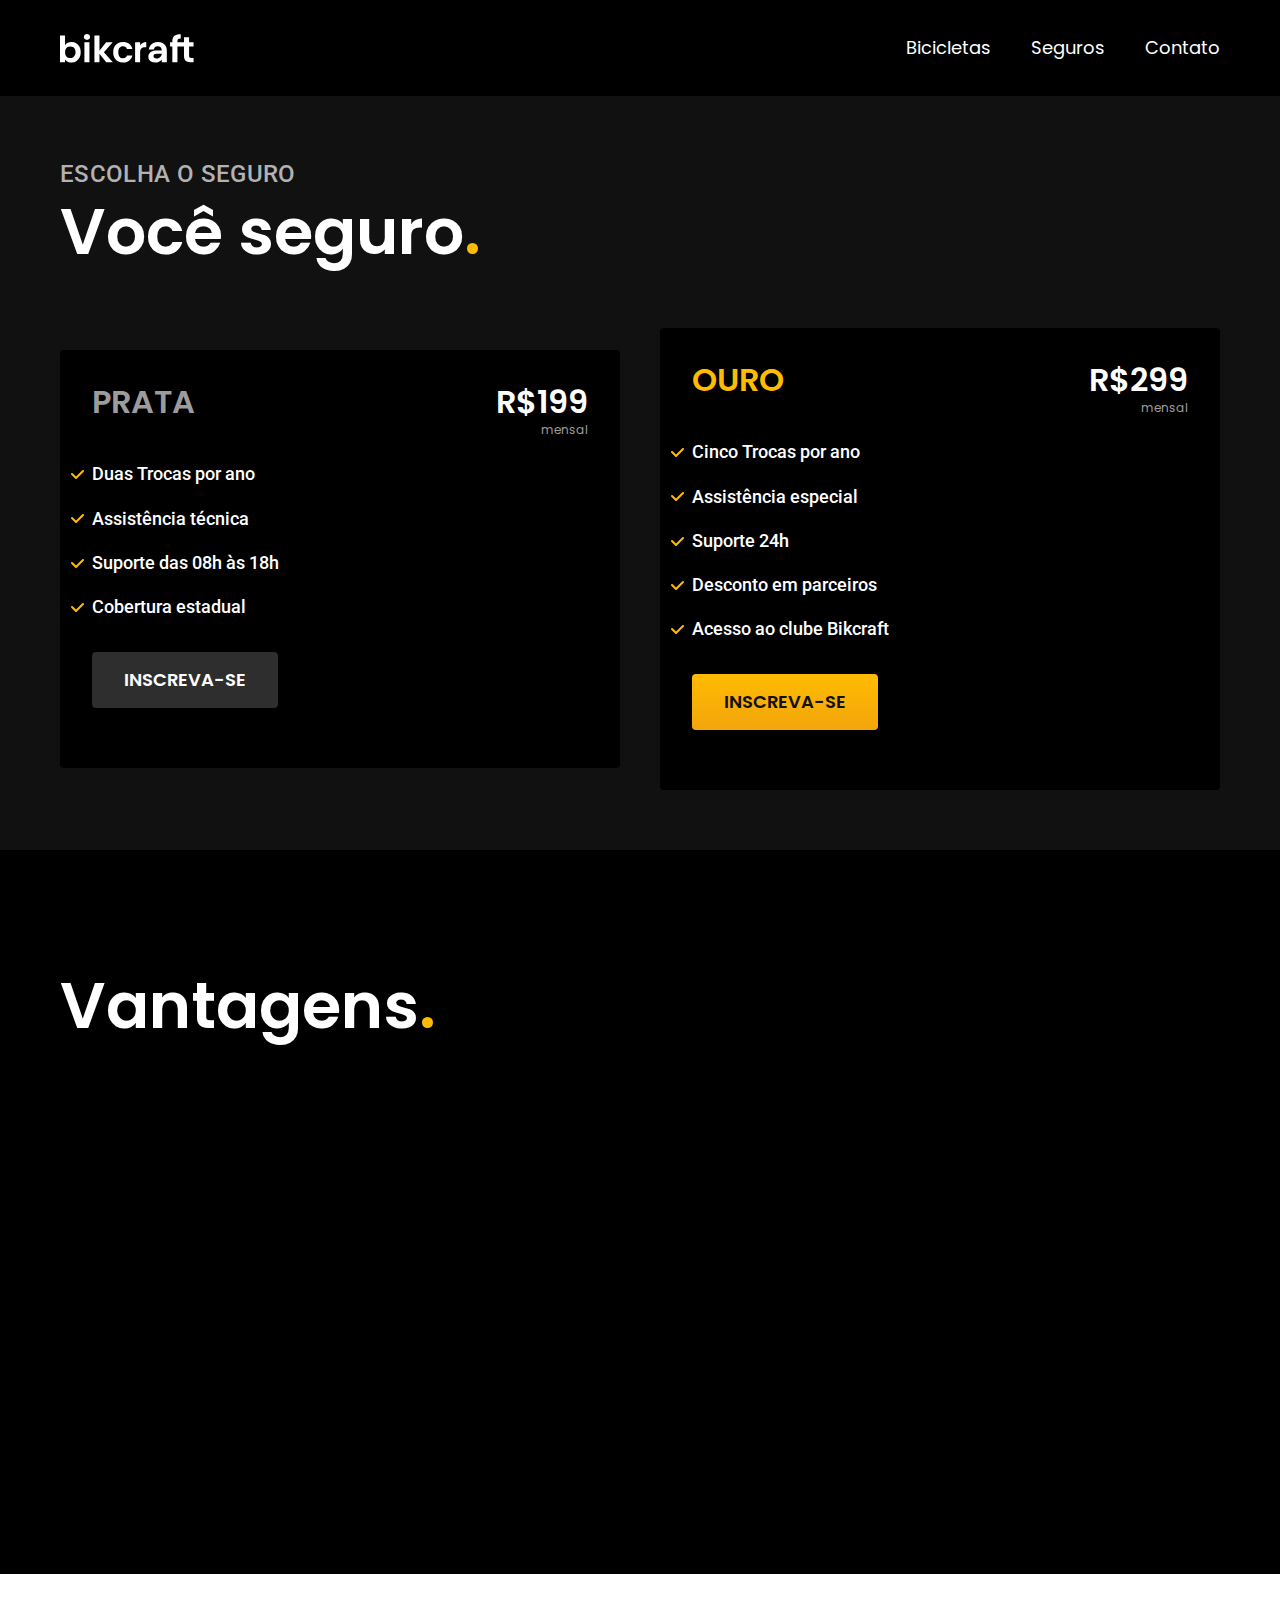
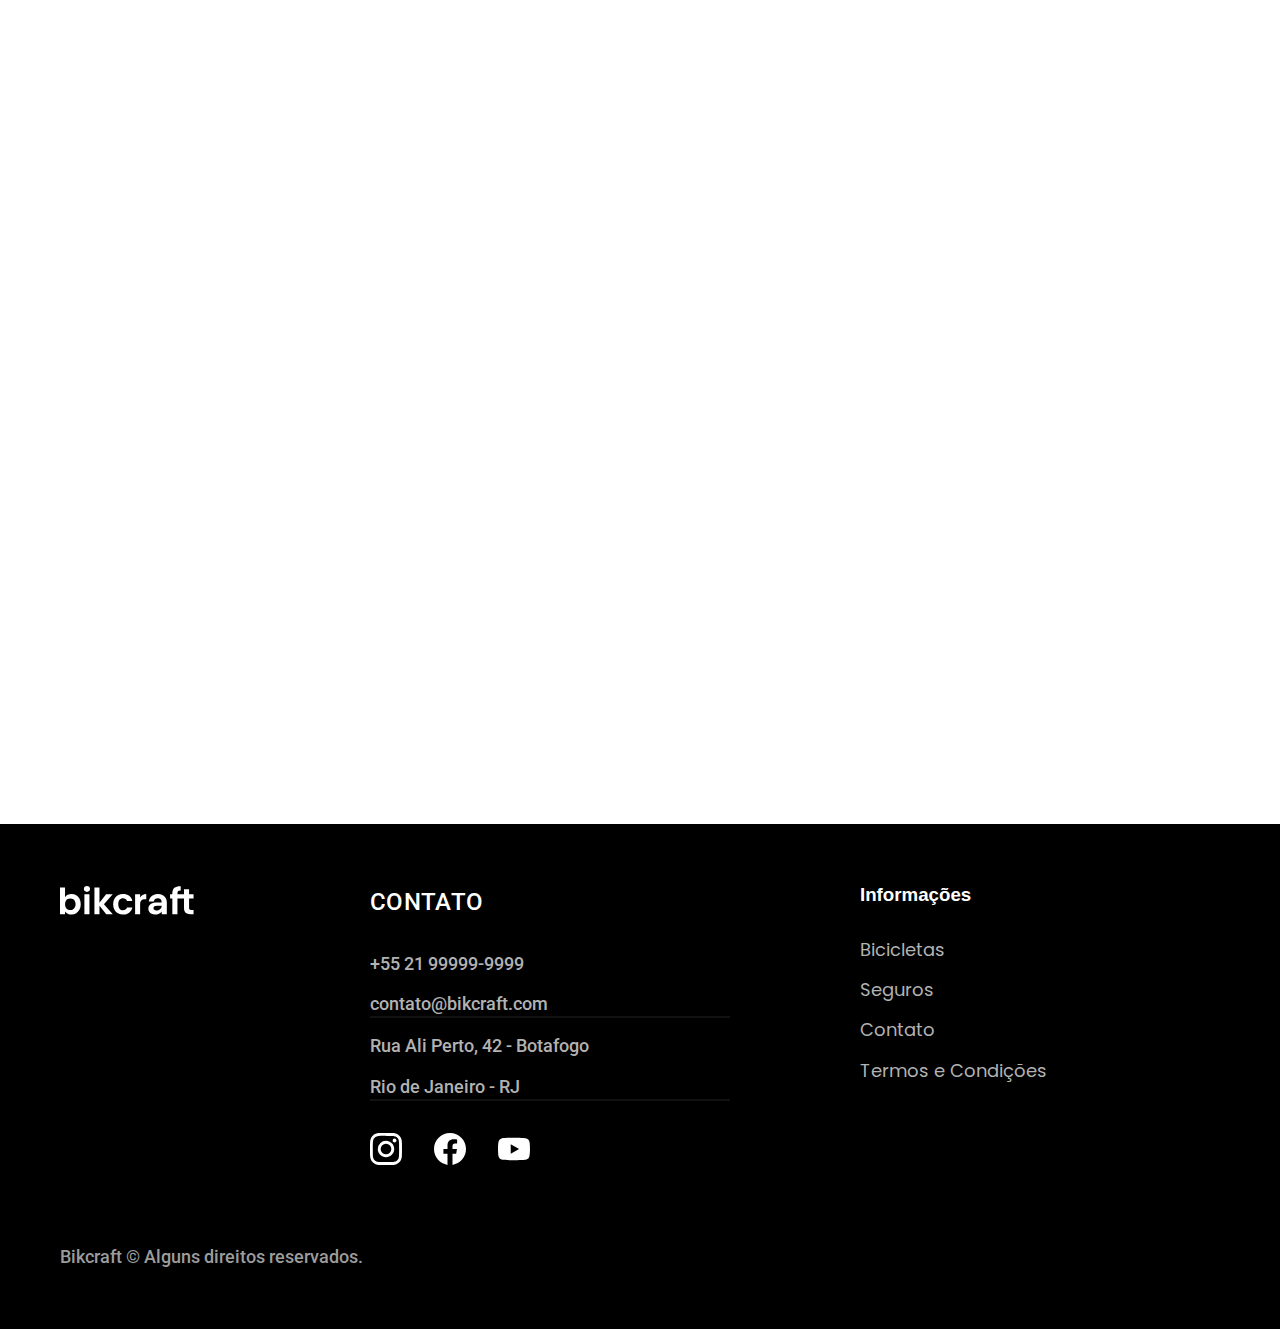
<file: seguros.html>
<!DOCTYPE html>
<html lang=pt-br">

<head>
  <meta charset="UTF-8">
  <meta name="viewport" content="width=device-width, inicial-scale=1.0">

  <title>Seguros | Bikcraft</title>
  <meta name="description" content="Seguros Oderecidos pela Bikecraft.">

  <link rel="preload" href="./css/style.min.css" as="style">
  <link rel="stylesheet" href="./css/style.min.css">

  <link rel="preconnect" href="https://fonts.googleapis.com">
  <link rel="preconnect" href="https://fonts.gstatic.com" crossorigin>
  <link href="https://fonts.googleapis.com/css2?family=Merriweather:ital,wght@1,900&family=Poppins:wght@400;600&family=Roboto:wght@400;500&display=swap" rel="stylesheet">


  <script>
    document.documentElement.classList.add("js");</script>
</head>

<body id="seguros">
  <header class="header-bg">
    <div class="header container">
      <a href="./"><img src="./img/bikcraft.svg" width="136" height="32" alt="logo">
      </a>
      <nav aria-label="primaria">
        <ul class="header-menu font-1-m cor-0">
          <li><a href="./bicicletas.html">Bicicletas</a></li>
          <li><a href="./seguros.html">Seguros</a></li>
          <li><a href="./contato.html">Contato</a></li>
        </ul>
      </nav>
    </div>
  </header>
  <main class=" seguros-bg">
    <div class="titulo-bg">
      <div class="titulo container">
        <p class="font-2-l-b cor-5">escolha o seguro</p>
        <h1 class="font-1-xxl cor-0"> Você seguro<span class="cor-p1">.</span></h1>
      </div>
    </div>

    <div class="seguros container">
      <div class="seguros-item fadeInLeft" data-anime="200">
        <h3 class="font-1-xl cor-6">PRATA</h3>
        <span class="font-1-xl cor-0">R$199<span class="font-1-xs cor-6">mensal</span></span>
        <ul class="font-2-m cor-0">
          <li>Duas Trocas por ano</li>
          <li>Assistência técnica</li>
          <li>Suporte das 08h às 18h</li>
          <li>Cobertura estadual</li>
        </ul>
        <a class="botao secundario" href="./orcamento.html?tipo=seguro&produto=prata"> Inscreva-se</a>
      </div>

      <div class="seguros-item fadeInRight" data-anime="400">
        <h3 class="font-1-xl cor-p1">OURO</h3>
        <span class="font-1-xl cor-0">R$299<span class="font-1-xs cor-6">mensal</span></span>
        <ul class="font-2-m cor-0">
          <li>Cinco Trocas por ano</li>
          <li>Assistência especial</li>
          <li>Suporte 24h</li>
          <li>Desconto em parceiros</li>
          <li>Acesso ao clube Bikcraft</li>
        </ul>
        <a class="botao" href="./orcamento.html?tipo=seguro&produto=ouro"> Inscreva-se</a>
      </div>
    </div>

  </main>
  <article class="vantagens-bg">
    <div class="vantagens container">
      <h2 class="font-1-xxl cor-0 fadeInDown" data-anime="600">Vantagens<span class="cor-p1">. </span></h2>
      <ul class="vantagens-lista">
        <li class="fadeInLeft" data-anime="800">
          <img src="./img/icones/eletrica.svg" width="32" height="32" atl="">
          <h3 class="font-1-l cor-0"> Reparo Elétrico</h3>
          <p class="font-2-s cor-5">Garantimos o reparo completo do seu motor em caso de falhas. Sabemos que falhas são raras, mas estamos aqui para caso ocorra.</p>
        </li>
        <li class="fadeInRight" data-anime="800">
          <img src="./img/icones/carbono.svg" width="32" height="32" atl="">
          <h3 class="font-1-l cor-0"> Carbono</h3>
          <p class="font-2-s cor-5">Nossos quadros são feitos para durar para sempre. Mas caso algo ocorra, ficamos felizes em reparar.</p>
        </li>
        <li class="fadeInLeft" data-anime="800">
          <img src="./img/icones/sustentavel.svg" width="32" height="32" atl="">
          <h3 class="font-1-l cor-0"> Sustentável</h3>
          <p class="font-2-s cor-5">Trabalhamos com a filosofia de desperdício zero. Qualquer parte defeituosa é reciclada e reutilizada em outro projeto.</p>
        </li>
        <li class="fadeInRight" data-anime="800">
          <img src="./img/icones/rastreador.svg" width="32" height="32" atl="">
          <h3 class="font-1-l cor-0"> Rastreador</h3>
          <p class="font-2-s cor-5">Utilizamos o GPS da sua Bikcraft em conjunto com especialistas em segurança para efetuarmos a recuperação.</p>
        </li>
        <li class="fadeInLeft" data-anime="800">
          <img src="./img/icones/seguro.svg" width="32" height="32" atl="">
          <h3 class="font-1-l cor-0">Segurança</h3>
          <p class="font-2-s cor-5">Com o seguro Bikcraft você pode ficar tranquilo em saber que o seu dinheiro não será perdido em casos de roubo.</p>
        </li>
        <li class="fadeInRight" data-anime="800">
          <img src="./img/icones/velocidade.svg" width="32" height="32" atl="">
          <h3 class="font-1-l cor-0"> Rapidez</h3>
          <p class="font-2-s cor-5">A sua Bikcraft ficará pronta para uso no mesmo dia, caso você traga ela para ser reparada em uma das filiais.</p>
        </li>
    </div>
  </article>
  <article class="perguntas container">
    <h2 class="font-1-xxl fadeInDown" data-anime="1000">Perguntas frequentes<span class="cor-p1">. </span></h2>
    <dl class="fadeInDown" data-anime="1200">
      <div>
        <dt><button class="font-1-m-b cor-12" aria-controls="pergunta1" aria-expanded="true">Qual forma de pagamento vocês aceitam? </button></dt>
        <dd id="pergunta1" class="font-2-s cor-9 ativa">Aceitamos pagamentos parcelados em todos os cartões de crédito. Para pagamentos à vista também aceitarmos PIX e Boleto através do PagSeguro.</dd>
      </div>
      <div>
        <dt><button class="font-1-m-b cor-12" aria-controls="pergunta2" aria-expanded="false">Como posso entrar em contato?</button></dt>
        <dd id="pergunta2" class="font-2-s cor-9">Aceitamos pagamentos parcelados em todos os cartões de crédito. Para pagamentos à vista também aceitarmos PIX e Boleto através do PagSeguro.</dd>
      </div>
      <div>
        <dt><button class="font-1-m-b cor-12" aria-controls="pergunta3" aria-expanded="false">Vocês possuem algum desconto?</button></dt>
        <dd id="pergunta3" class="font-2-s cor-9">Aceitamos pagamentos parcelados em todos os cartões de crédito. Para pagamentos à vista também aceitarmos PIX e Boleto através do PagSeguro.</dd>
      </div>
      <div>
        <dt><button class="font-1-m-b cor-12" aria-controls="pergunta4" aria-expanded="false">Qual a garantia que possuo?</button></dt>
        <dd id="pergunta4" class="font-2-s cor-9">Aceitamos pagamentos parcelados em todos os cartões de crédito. Para pagamentos à vista também aceitarmos PIX e Boleto através do PagSeguro.</dd>
      </div>
      <div>
        <dt><button class="font-1-m-b cor-12" aria-controls="pergunta5" aria-expanded="false">Posso parcelar no boleto?</button></dt>
        <dd id="pergunta5" class="font-2-s cor-9">Aceitamos pagamentos parcelados em todos os cartões de crédito. Para pagamentos à vista também aceitarmos PIX e Boleto através do PagSeguro.</dd>
      </div>
      <div>
        <dt><button class="font-1-m-b cor-12" aria-controls="pergunta6" aria-expanded="false">Quantas trocas posso fazer ao ano?</button></dt>
        <dd id="pergunta6" class="font-2-s cor-9">Aceitamos pagamentos parcelados em todos os cartões de crédito. Para pagamentos à vista também aceitarmos PIX e Boleto através do PagSeguro.</dd>
      </div>
  </article>


  <footer class="footer-bg">
    <div class="footer container" 0>
      <img src="./img/bikcraft.svg" width="136" height="32" alt="Bikcraft">

      <div class="footer-contato">
        <h3 class="font-2-l-b cor-0">Contato</h3>
        <ul class=" font-2-m cor-5">
          <li><a href="tel:+5521999999999">+55 21 99999-9999</a></li>
          <li><a href="mailto:contato@bikcraft.com">contato@bikcraft.com</a></li>
          <li> Rua Ali Perto, 42 - Botafogo</li>
          <li> Rio de Janeiro - RJ</li>
        </ul>
        <div class="footer-redes">
          <a href="./">
            <img src="./img/redes/instagram.svg" width="32" height="32" alt="instagram">
            <img src="./img/redes/facebook.svg" width="32" height="32" alt="facebook">
            <img src="./img/redes/youtube.svg" width="32" height="32" alt="youtube">
          </a>
        </div>
      </div>
      <div class="footer-informacoes">
        <h3 class=" font-2-1-b cor-0">Informações</h3>
        <nav>
          <ul class=" font-1-m cor-5">
            <li><a href="./bicicletas.html">Bicicletas</a></li>
            <li><a href="./seguros.html">Seguros</a></li>
            <li><a href="./contato.html">Contato</a></li>
            <li><a href="./termos.html">Termos e Condições</a></li>
          </ul>
        </nav>
      </div>
      <p class=" footer-copy font-2-m cor-6">Bikcraft © Alguns direitos reservados.</p>
    </div>
  </footer>
  <script src="./js/plugins/simple-anime.js"></script>
  <script src="./js/script.js"></script>
</body>


</html>
</file>
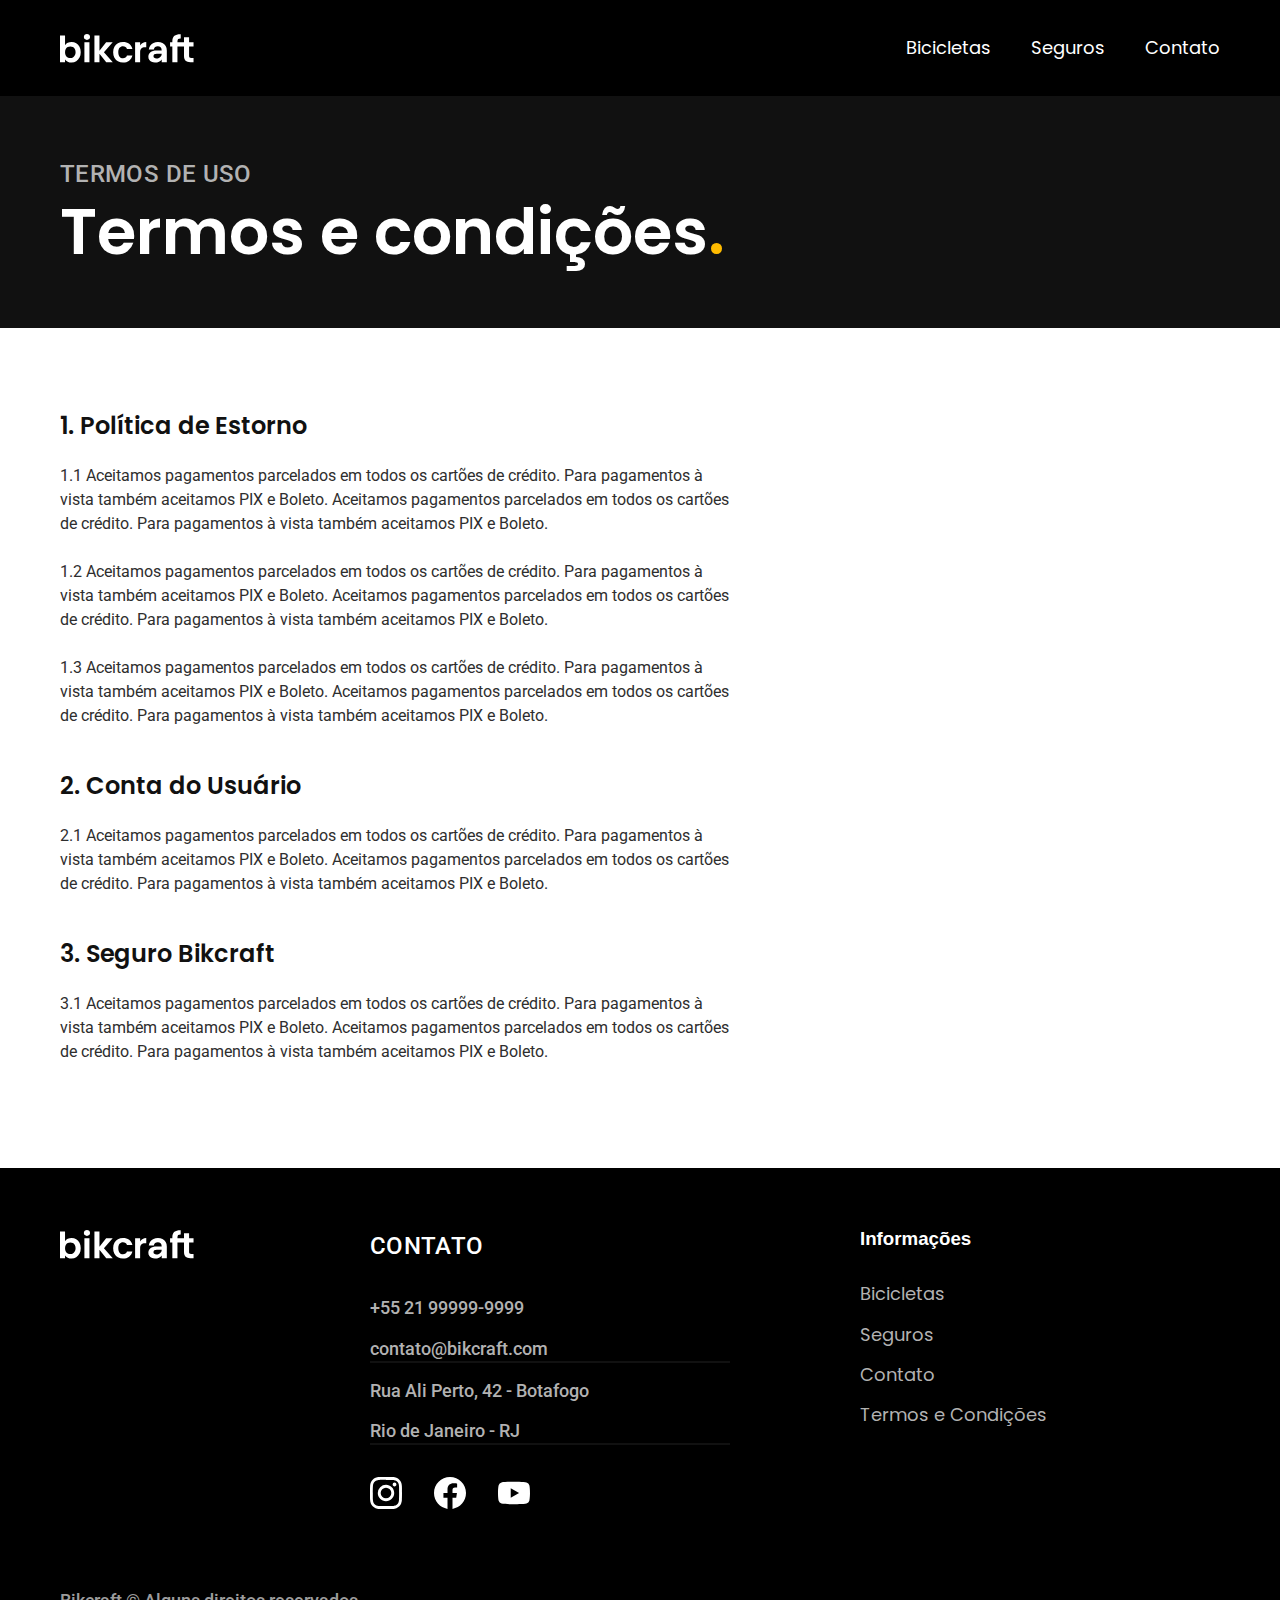
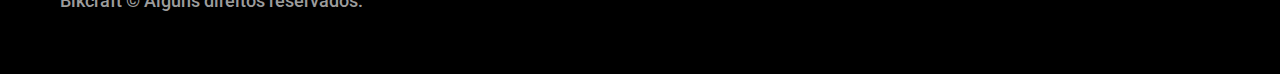
<file: termos.html>
<!DOCTYPE html>
<html lang=pt-br">

<head>
  <meta charset="UTF-8">
  <meta name="viewport" content="width=device-width, inicial-scale=1.0">

  <title>Termos e Condições | Bikcraft</title>
  <meta name="description" content="Termos e Condições.">

  <link rel="preload" href="./css/style.min.css" as="style">
  <link rel="stylesheet" href="./css/style.min.css">

  <link rel="preconnect" href="https://fonts.googleapis.com">
  <link rel="preconnect" href="https://fonts.gstatic.com" crossorigin>
  <link href="https://fonts.googleapis.com/css2?family=Merriweather:ital,wght@1,900&family=Poppins:wght@400;600&family=Roboto:wght@400;500&display=swap" rel="stylesheet">


  <script>
    document.documentElement.classList.add("js");</script>
</head>

<body id="termos">
  <header class="header-bg">
    <div class="header container">
      <a href="./"><img src="./img/bikcraft.svg" width="136" height="32" alt="logo">
      </a>
      <nav aria-label="primaria">
        <ul class="header-menu font-1-m cor-0">
          <li><a href="./bicicletas.html">Bicicletas</a></li>
          <li><a href="./seguros.html">Seguros</a></li>
          <li><a href="./contato.html">Contato</a></li>
        </ul>
      </nav>
    </div>
  </header>
  <main>
    <div class="titulo-bg">
      <div class="titulo container">
        <p class="font-2-l-b cor-5">TERMOS DE USO</p>
        <h1 class="font-1-xxl cor-0"> Termos e condições<span class="cor-p1">.</span></h1>
      </div>
    </div>
    <div class="termos font-2-s cor-10 container">
      <h2 class=" font-1-l cor-11">1. Política de Estorno</h2>
      <p>1.1 Aceitamos pagamentos parcelados em todos os cartões de crédito. Para pagamentos à vista também aceitamos PIX e Boleto. Aceitamos pagamentos parcelados em todos os cartões de crédito. Para pagamentos à vista também aceitamos PIX e Boleto.</p>
      <p>1.2 Aceitamos pagamentos parcelados em todos os cartões de crédito. Para pagamentos à vista também aceitamos PIX e Boleto. Aceitamos pagamentos parcelados em todos os cartões de crédito. Para pagamentos à vista também aceitamos PIX e Boleto.</p>
      <p>1.3 Aceitamos pagamentos parcelados em todos os cartões de crédito. Para pagamentos à vista também aceitamos PIX e Boleto. Aceitamos pagamentos parcelados em todos os cartões de crédito. Para pagamentos à vista também aceitamos PIX e Boleto.</p>
      <h2 class=" font-1-l cor-11">2. Conta do Usuário</h2>
      <p>2.1 Aceitamos pagamentos parcelados em todos os cartões de crédito. Para pagamentos à vista também aceitamos PIX e Boleto. Aceitamos pagamentos parcelados em todos os cartões de crédito. Para pagamentos à vista também aceitamos PIX e Boleto.</p>

      <h2 class=" font-1-l cor-11">3. Seguro Bikcraft</h2>
      <p>3.1 Aceitamos pagamentos parcelados em todos os cartões de crédito. Para pagamentos à vista também aceitamos PIX e Boleto. Aceitamos pagamentos parcelados em todos os cartões de crédito. Para pagamentos à vista também aceitamos PIX e Boleto.</p>
    </div>
  </main>
  <footer class="footer-bg">
    <div class="footer container" 0>
      <img src="./img/bikcraft.svg" width="136" height="32" alt="Bikcraft">

      <div class="footer-contato">
        <h3 class="font-2-l-b cor-0">Contato</h3>
        <ul class=" font-2-m cor-5">
          <li><a href="tel:+5521999999999">+55 21 99999-9999</a></li>
          <li><a href="mailto:contato@bikcraft.com">contato@bikcraft.com</a></li>
          <li> Rua Ali Perto, 42 - Botafogo</li>
          <li> Rio de Janeiro - RJ</li>
        </ul>
        <div class="footer-redes">
          <a href="./">
            <img src="./img/redes/instagram.svg" width="32" height="32" alt="instagram">
            <img src="./img/redes/facebook.svg" width="32" height="32" alt="facebook">
            <img src="./img/redes/youtube.svg" width="32" height="32" alt="youtube">
          </a>
        </div>
      </div>
      <div class="footer-informacoes">
        <h3 class=" font-2-1-b cor-0">Informações</h3>
        <nav>
          <ul class=" font-1-m cor-5">
            <li><a href="./bicicletas.html">Bicicletas</a></li>
            <li><a href="./seguros.html">Seguros</a></li>
            <li><a href="./contato.html">Contato</a></li>
            <li><a href="./termos.html">Termos e Condições</a></li>
          </ul>
        </nav>
      </div>
      <p class=" footer-copy font-2-m cor-6">Bikcraft © Alguns direitos reservados.</p>
    </div>
  </footer>
  <script src="./js/script.js"></script>
</body>


</html>
</file>
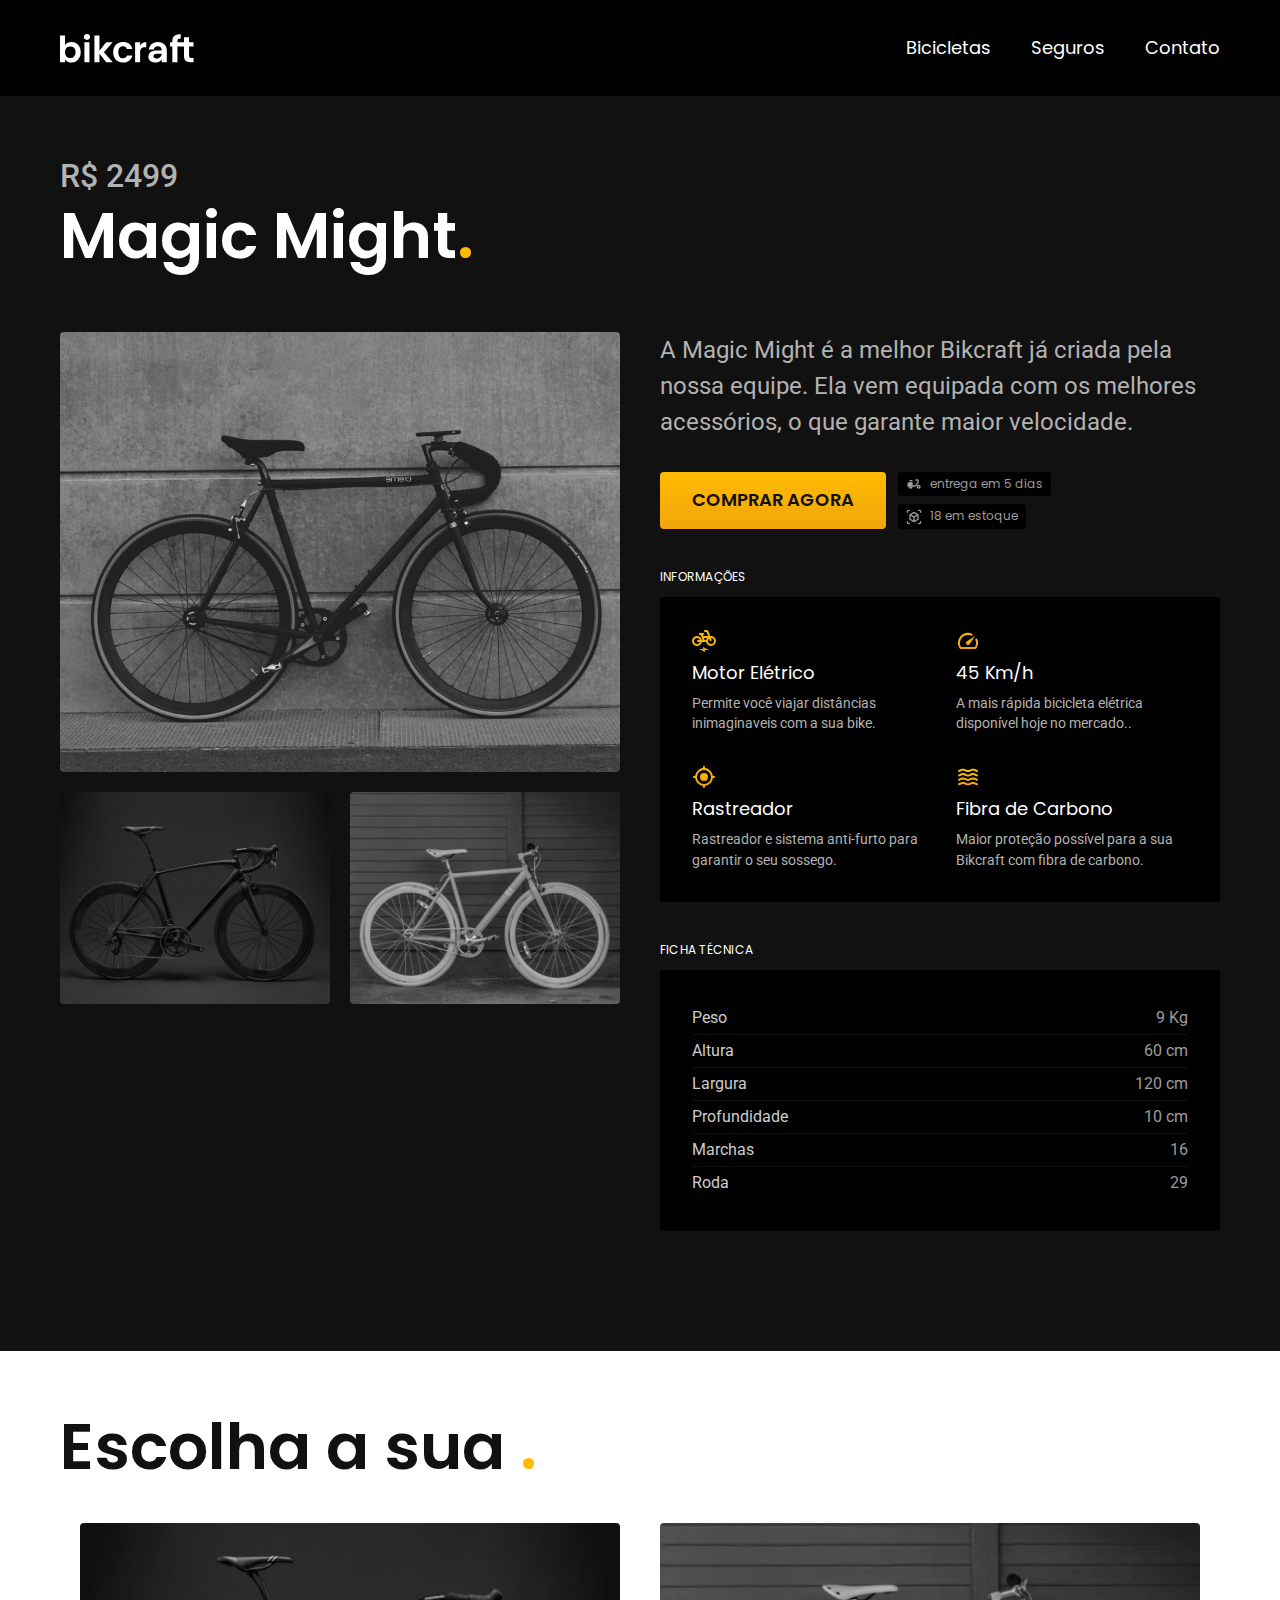
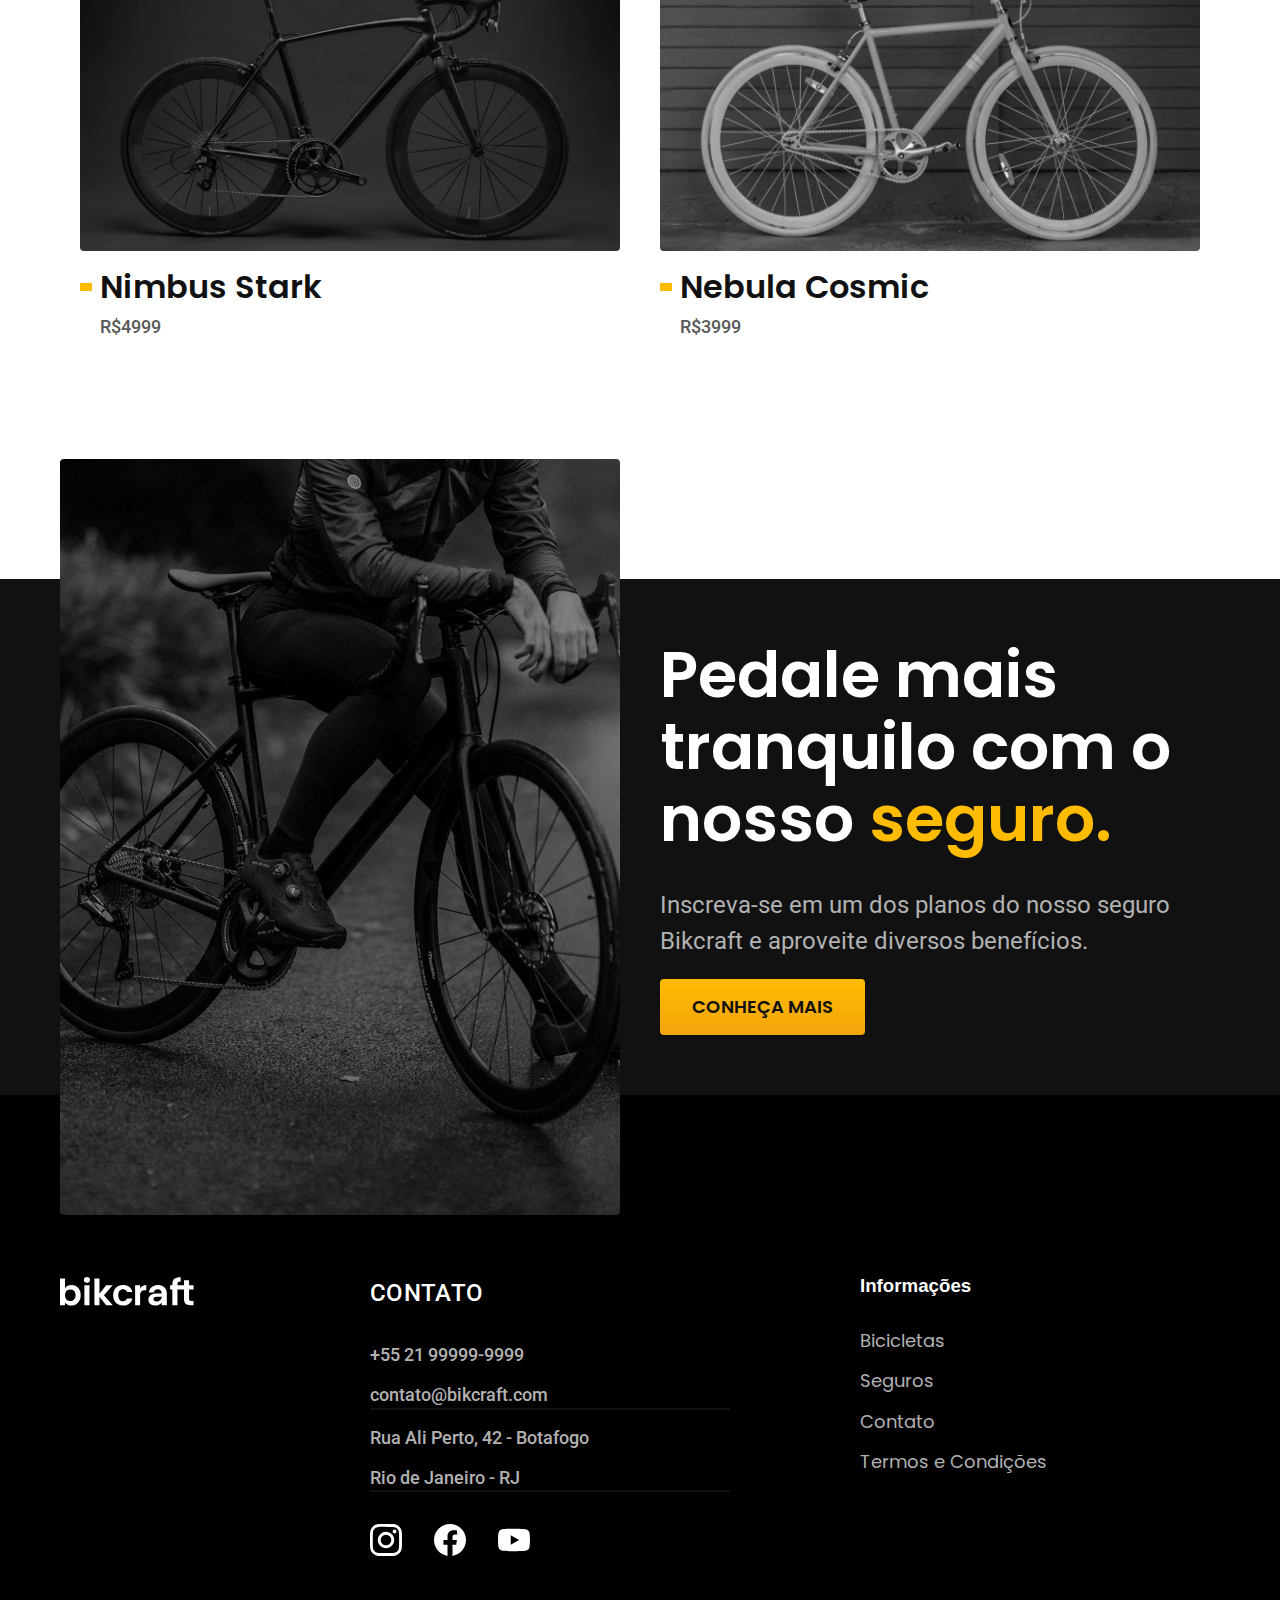
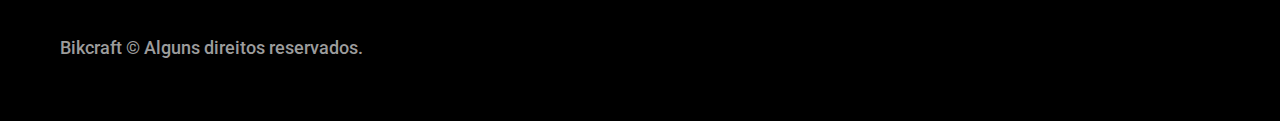
<file: bicicletas/magic.html>
<!DOCTYPE html>
<html lang=pt-br">

<head>
  <meta charset="UTF-8">
  <meta name="viewport" content="width=device-width, inicial-scale=1.0">

  <title>Magic | Bicicletas Elétricas</title>
  <meta name="description" content="Bicicleta elétrica Magic.">

  <link rel="preload" href="../css/style.min.css" as="style">
  <link rel="stylesheet" href="../css/style.min.css">

  <link rel="preconnect" href="https://fonts.googleapis.com">
  <link rel="preconnect" href="https://fonts.gstatic.com" crossorigin>
  <link href="https://fonts.googleapis.com/css2?family=Merriweather:ital,wght@1,900&family=Poppins:wght@400;600&family=Roboto:wght@400;500&display=swap" rel="stylesheet">


  <script>
    document.documentElement.classList.add("js");</script>
</head>

<body id="bicicleta">
  <header class="header-bg">
    <div class="header container">
      <a href="../"><img src="../img/bikcraft.svg" width="136" height="32" alt="logo">
      </a>
      <nav aria-label="primaria">
        <ul class="header-menu font-1-m cor-0">
          <li><a href="../bicicletas.html">Bicicletas</a></li>
          <li><a href="../seguros.html">Seguros</a></li>
          <li><a href="../contato.html">Contato</a></li>
        </ul>
      </nav>
    </div>
  </header>
  <main class="titulo-bg">
    <div>
      <div class="titulo container">
        <p class="font-2-xl cor-5"> R$ 2499</p>
        <h1 class="font-1-xxl cor-0"> Magic Might<span class="cor-p1">.</span></h1>
      </div>
    </div>
    <div class="bicicleta container">
      <div class="bicicleta-imagens">
        <img src="../img/bicicleta/nimbus2.jpg" width="1120" height="880" alt="Bicicleta Preta">
        <img src="../img/bicicleta/nimbus1.jpg" width="1120" height="880" alt="Bicicleta Preta">
        <img src="../img/bicicleta/nimbus3.jpg" width="1120" height="880" alt="Bicicleta Branca">
      </div>
      <div class="bicicleta-conteudo">
        <p class="font-2-l cor-5">A Magic Might é a melhor Bikcraft já criada pela nossa equipe. Ela vem equipada com os melhores acessórios, o que garante maior velocidade.</p>
        <div class="bicicleta-comprar">
          <a class="botao" href="../orcamento.html?tipo=bikcraft&produto=magic">Comprar Agora</a>
          <span class="font-1-xs cor-6"><img src="../img/icones/entrega.svg" width="16" height="16" alt=""> entrega em 5 dias</span>
          <span class="font-1-xs cor-6"><img src="../img/icones/estoque.svg" width="16" height="16" alt=""> 18 em estoque</span>
        </div>
        <h2 class="font-1-xs cor-0"> Informações</h2>
        <ul class="bicicleta-informacoes">
          <li>
            <img src="../img/icones/eletrica.svg" width="32" height="32" alt="">
            <h3 class="font-1-m cor-0">Motor Elétrico</h3>
            <p class="font-2-xs cor-5">Permite você viajar distâncias inimaginaveis com a sua bike.</p>
          </li>
          <li>
            <img src="../img/icones/velocidade.svg" width="32" height="32" alt="">
            <h3 class="font-1-m cor-0">45 Km/h</h3>
            <p class="font-2-xs cor-5">A mais rápida bicicleta elétrica disponível hoje no mercado..</p>
          </li>
          <li>
            <img src="../img/icones/rastreador.svg" width="32" height="32" alt="">
            <h3 class="font-1-m cor-0">Rastreador</h3>
            <p class="font-2-xs cor-5">Rastreador e sistema anti-furto para garantir o seu sossego.</p>
          </li>
          <li>
            <img src="../img/icones/carbono.svg" width="32" height="32" alt="">
            <h3 class="font-1-m cor-0">Fibra de Carbono</h3>
            <p class="font-2-xs cor-5">Maior proteção possível para a sua Bikcraft com fibra de carbono.</p>
          </li>
        </ul>
        <h2 class="font-1-xs cor-0"> Ficha Técnica</h2>
        <ul class="bicicleta-ficha font-2-s cor-4">
          <li> Peso <span>9 Kg</span></li>
          <li> Altura <span>60 cm</span></li>
          <li> Largura <span>120 cm</span></li>
          <li> Profundidade <span>10 cm</span></li>
          <li> Marchas <span>16</span></li>
          <li> Roda <span>29</span></li>
        </ul>
      </div>
  </main>
  <article class="bicicletas-lista container ">
    <h2 class="font-1-xxl"> Escolha a sua <span class="cor-p1">.</span></h2>
    <ul>
      <li>
        <a href="./magic.html"> <img src="../img/bicicletas/nimbus.jpg" alt="bicicleta preta">
          <h3 class="font-1-xl">Nimbus Stark</h3>
          <span class="font-2-m cor-8">R$4999</span>
        </a>
      </li>
      <li>
        <a href="./nebula.html">
          <img src="../img/bicicletas/nebula.jpg" width="1120" height="680" alt="bicicleta preta">
          <h3 class="font-1-xl">Nebula Cosmic</h3>
          <span class="font-2-m cor-8">R$3999</span>
        </a>
      </li>
    </ul>
  </article>
  <article class="seguro-bg">
    <div class=" seguro container">
      <div class="seguro-imagem">
        <img src="../img/fotos/seguros.jpg" width="1360" height="1512" alt="Pessoaparada em cima de uma bicicleta">
      </div>
      <div class="seguro-conteudo">
        <h2 class="font-1-xxl cor-0"> Pedale mais tranquilo com o nosso <span class="cor-p1">seguro.<span></h2>
        <p class="font-2-l cor-5">Inscreva-se em um dos planos do nosso seguro Bikcraft e aproveite diversos benefícios.</p>
        <a class=botao href="../seguros.html"> Conheça Mais</a>
      </div>
    </div>
  </article>

  <footer class="footer-bg">
    <div class="footer container" 0>
      <img src="../img/bikcraft.svg" width="136" height="32" alt="Bikcraft">

      <div class="footer-contato">
        <h3 class="font-2-l-b cor-0">Contato</h3>
        <ul class=" font-2-m cor-5">
          <li><a href="tel:+5521999999999">+55 21 99999-9999</a></li>
          <li><a href="mailto:contato@bikcraft.com">contato@bikcraft.com</a></li>
          <li> Rua Ali Perto, 42 - Botafogo</li>
          <li> Rio de Janeiro - RJ</li>
        </ul>
        <div class="footer-redes">
          <a href="../">
            <img src="../img/redes/instagram.svg" width="32" height="32" alt="instagram">
            <img src="../img/redes/facebook.svg" width="32" height="32" alt="facebook">
            <img src="../img/redes/youtube.svg" width="32" height="32" alt="youtube">
          </a>
        </div>
      </div>
      <div class="footer-informacoes">
        <h3 class=" font-2-1-b cor-0">Informações</h3>
        <nav>
          <ul class=" font-1-m cor-5">
            <li><a href="../bicicletas.html">Bicicletas</a></li>
            <li><a href="../seguros.html">Seguros</a></li>
            <li><a href="../contato.html">Contato</a></li>
            <li><a href="../termos.html">Termos e Condições</a></li>
          </ul>
        </nav>
      </div>
      <p class=" footer-copy font-2-m cor-6">Bikcraft © Alguns direitos reservados.</p>
    </div>
  </footer>
  <script src="../js/script.js"></script>
</body>


</html>
</file>
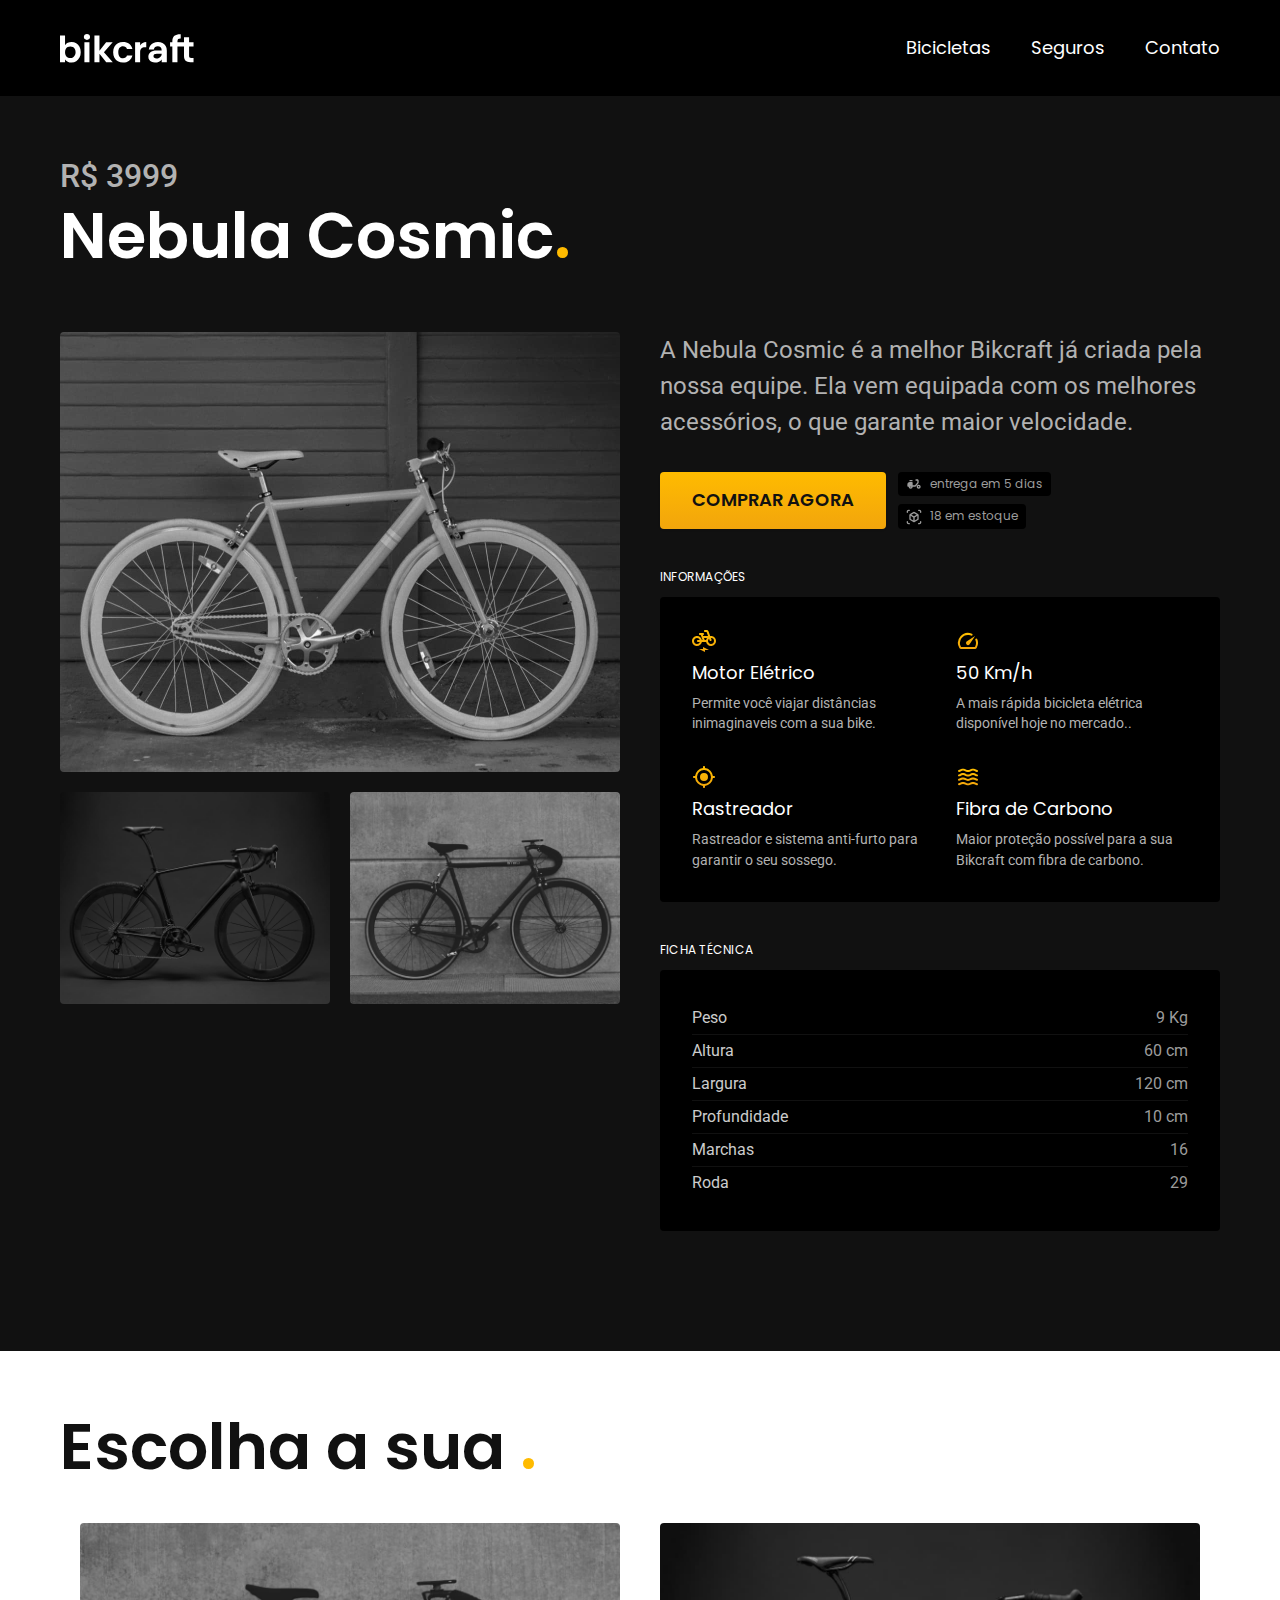
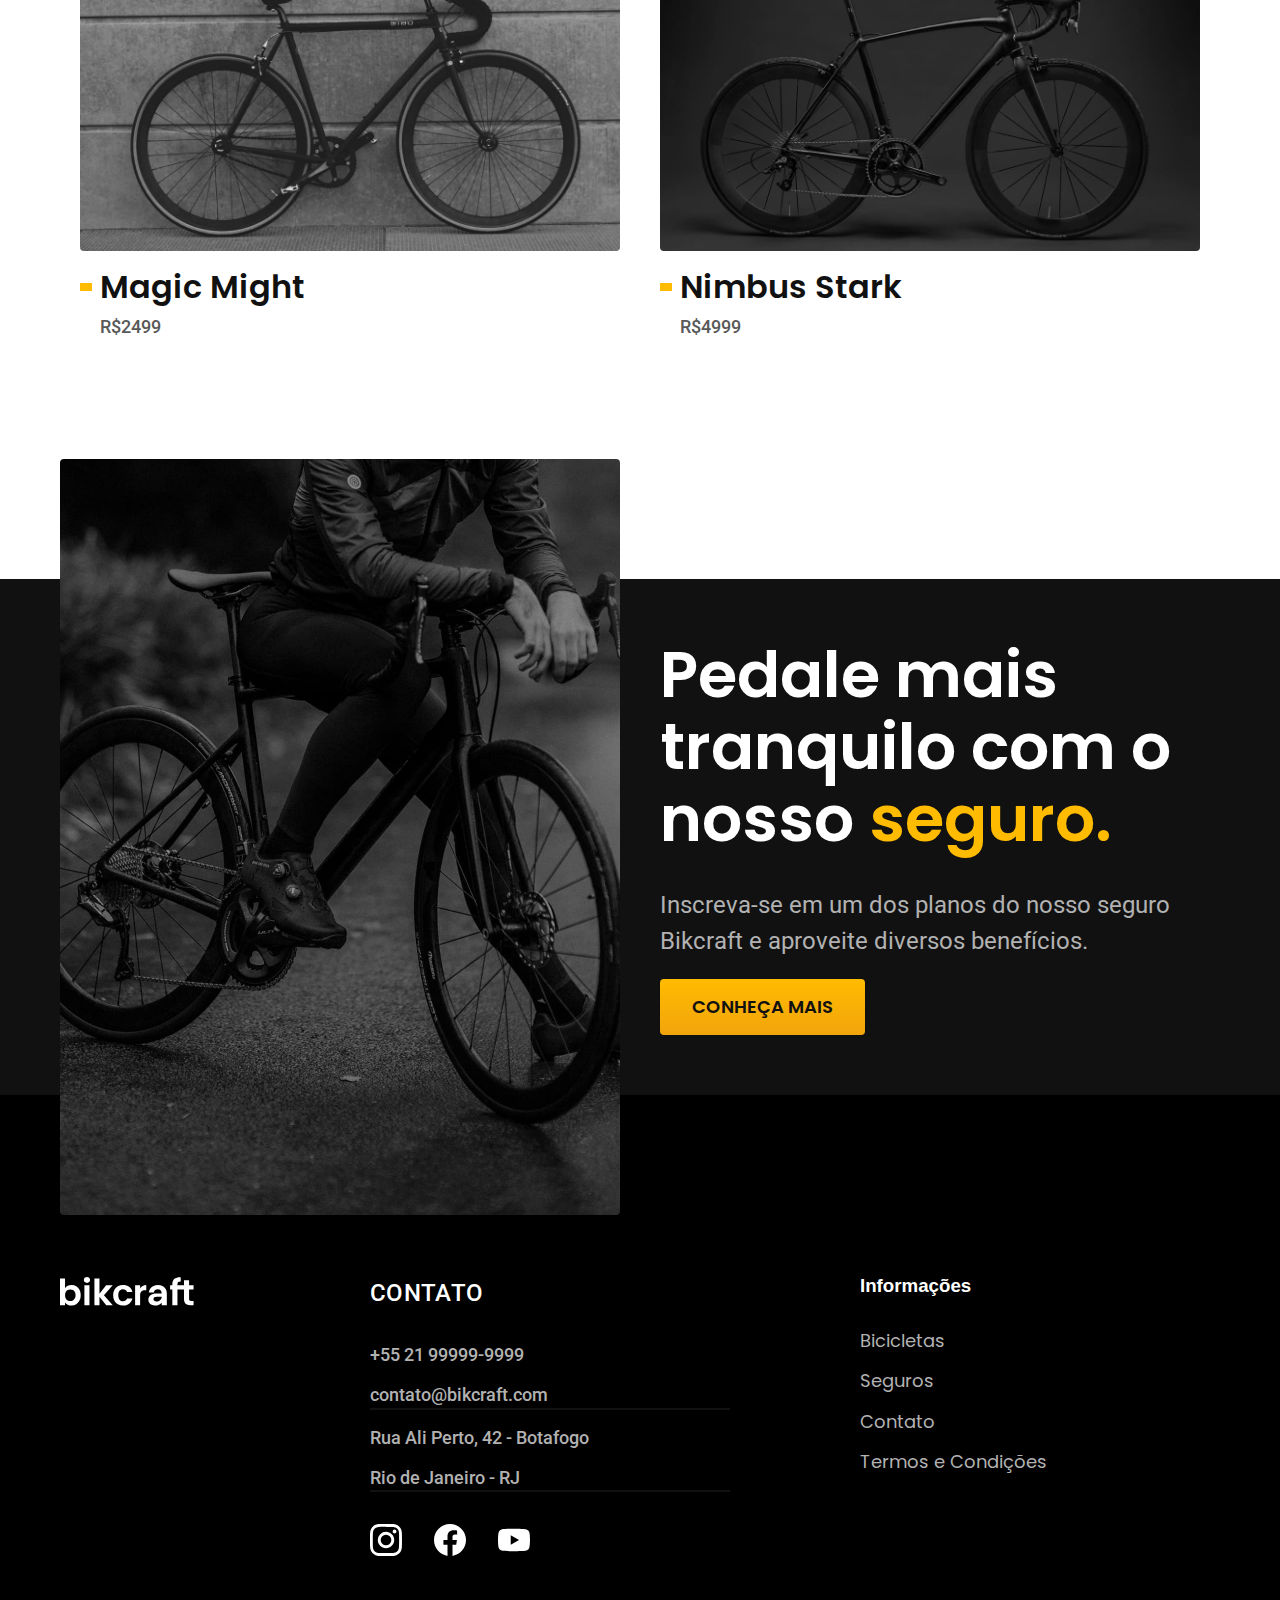
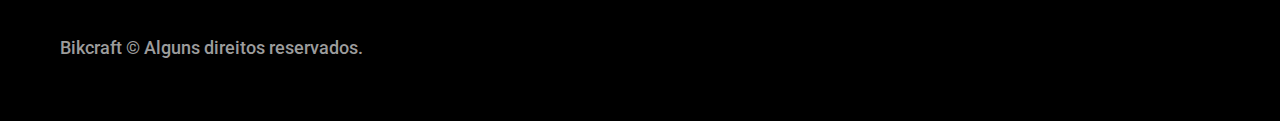
<file: bicicletas/nebula.html>
<!DOCTYPE html>
<html lang=pt-br">

<head>
  <meta charset="UTF-8">
  <meta name="viewport" content="width=device-width, inicial-scale=1.0">

  <title> Nebula | Bicicletas Elétricas</title>
  <meta name="description" content="Bicicleta elétrica Nebula.">

  <link rel="preload" href="../css/style.min.css" as="style">
  <link rel="stylesheet" href="../css/style.min.css">

  <link rel="preconnect" href="https://fonts.googleapis.com">
  <link rel="preconnect" href="https://fonts.gstatic.com" crossorigin>
  <link href="https://fonts.googleapis.com/css2?family=Merriweather:ital,wght@1,900&family=Poppins:wght@400;600&family=Roboto:wght@400;500&display=swap" rel="stylesheet">


  <script>
    document.documentElement.classList.add("js");</script>
</head>

<body id="bicicleta">
  <header class="header-bg">
    <div class="header container">
      <a href="../"><img src="../img/bikcraft.svg" width="136" height="32" alt="logo">
      </a>
      <nav aria-label="primaria">
        <ul class="header-menu font-1-m cor-0">
          <li><a href="../bicicletas.html">Bicicletas</a></li>
          <li><a href="../seguros.html">Seguros</a></li>
          <li><a href="../contato.html">Contato</a></li>
        </ul>
      </nav>
    </div>
  </header>
  <main class="titulo-bg">
    <div>
      <div class="titulo container">
        <p class="font-2-xl cor-5"> R$ 3999</p>
        <h1 class="font-1-xxl cor-0"> Nebula Cosmic<span class="cor-p1">.</span></h1>
      </div>
    </div>
    <div class="bicicleta container">
      <div class="bicicleta-imagens">
        <img src="../img/bicicleta/nimbus3.jpg" width="1120" height="880" alt="Bicicleta Branca">
        <img src="../img/bicicleta/nimbus1.jpg" width="1120" height="880" alt="Bicicleta Preta">
        <img src="../img/bicicleta/nimbus2.jpg" width="1120" height="880" alt="Bicicleta Preta">

      </div>
      <div class="bicicleta-conteudo">
        <p class="font-2-l cor-5">A Nebula Cosmic é a melhor Bikcraft já criada pela nossa equipe. Ela vem equipada com os melhores acessórios, o que garante maior velocidade.</p>
        <div class="bicicleta-comprar">
          <a class="botao" href="../orcamento.html?tipo=bikcraft&produto=nebula">Comprar Agora</a>
          <span class="font-1-xs cor-6"><img src="../img/icones/entrega.svg" width="16" height="16" alt=""> entrega em 5 dias</span>
          <span class="font-1-xs cor-6"><img src="../img/icones/estoque.svg" width="16" height="16" alt=""> 18 em estoque</span>
        </div>
        <h2 class="font-1-xs cor-0"> Informações</h2>
        <ul class="bicicleta-informacoes">
          <li>
            <img src="../img/icones/eletrica.svg" width="32" height="32" alt="">
            <h3 class="font-1-m cor-0">Motor Elétrico</h3>
            <p class="font-2-xs cor-5">Permite você viajar distâncias inimaginaveis com a sua bike.</p>
          </li>
          <li>
            <img src="../img/icones/velocidade.svg" width="32" height="32" alt="">
            <h3 class="font-1-m cor-0">50 Km/h</h3>
            <p class="font-2-xs cor-5">A mais rápida bicicleta elétrica disponível hoje no mercado..</p>
          </li>
          <li>
            <img src="../img/icones/rastreador.svg" width="32" height="32" alt="">
            <h3 class="font-1-m cor-0">Rastreador</h3>
            <p class="font-2-xs cor-5">Rastreador e sistema anti-furto para garantir o seu sossego.</p>
          </li>
          <li>
            <img src="../img/icones/carbono.svg" width="32" height="32" alt="">
            <h3 class="font-1-m cor-0">Fibra de Carbono</h3>
            <p class="font-2-xs cor-5">Maior proteção possível para a sua Bikcraft com fibra de carbono.</p>
          </li>
        </ul>
        <h2 class="font-1-xs cor-0"> Ficha Técnica</h2>
        <ul class="bicicleta-ficha font-2-s cor-4">
          <li> Peso <span>9 Kg</span></li>
          <li> Altura <span>60 cm</span></li>
          <li> Largura <span>120 cm</span></li>
          <li> Profundidade <span>10 cm</span></li>
          <li> Marchas <span>16</span></li>
          <li> Roda <span>29</span></li>
        </ul>
      </div>
  </main>
  <article class="bicicletas-lista container ">
    <h2 class="font-1-xxl"> Escolha a sua <span class="cor-p1">.</span></h2>
    <ul>
      <li>
        <a href="./magic.html"> <img src="../img/bicicletas/magic.jpg" width="1120" height="680" alt="bicicleta preta">
          <h3 class="font-1-xl">Magic Might</h3>
          <span class="font-2-m cor-8">R$2499</span>
        </a>
      </li>
      <li>
        <a href="./nimbus.html">
          <img src="../img/bicicletas/nimbus.jpg" width="1120" height="680" alt="bicicleta preta">
          <h3 class="font-1-xl">Nimbus Stark</h3>
          <span class="font-2-m cor-8">R$4999</span>
        </a>
      </li>
    </ul>
  </article>
  <article class="seguro-bg">
    <div class=" seguro container">
      <div class="seguro-imagem">
        <img src="../img/fotos/seguros.jpg" width="1360" height="1512" alt="Pessoaparada em cima de uma bicicleta">
      </div>
      <div class="seguro-conteudo">
        <h2 class="font-1-xxl cor-0"> Pedale mais tranquilo com o nosso <span class="cor-p1">seguro.<span></h2>
        <p class="font-2-l cor-5">Inscreva-se em um dos planos do nosso seguro Bikcraft e aproveite diversos benefícios.</p>
        <a class=botao href="../seguros.html"> Conheça Mais</a>
      </div>
    </div>
  </article>

  <footer class="footer-bg">
    <div class="footer container" 0>
      <img src="../img/bikcraft.svg" width="136" height="32" alt="Bikcraft">

      <div class="footer-contato">
        <h3 class="font-2-l-b cor-0">Contato</h3>
        <ul class=" font-2-m cor-5">
          <li><a href="tel:+5521999999999">+55 21 99999-9999</a></li>
          <li><a href="mailto:contato@bikcraft.com">contato@bikcraft.com</a></li>
          <li> Rua Ali Perto, 42 - Botafogo</li>
          <li> Rio de Janeiro - RJ</li>
        </ul>
        <div class="footer-redes">
          <a href="../">
            <img src="../img/redes/instagram.svg" width="32" height="32" alt="instagram">
            <img src="../img/redes/facebook.svg" width="32" height="32" alt="facebook">
            <img src="../img/redes/youtube.svg" width="32" height="32" alt="youtube">
          </a>
        </div>
      </div>
      <div class="footer-informacoes">
        <h3 class=" font-2-1-b cor-0">Informações</h3>
        <nav>
          <ul class=" font-1-m cor-5">
            <li><a href="../bicicletas.html">Bicicletas</a></li>
            <li><a href="../seguros.html">Seguros</a></li>
            <li><a href="../contato.html">Contato</a></li>
            <li><a href="../termos.html">Termos e Condições</a></li>
          </ul>
        </nav>
      </div>
      <p class=" footer-copy font-2-m cor-6">Bikcraft © Alguns direitos reservados.</p>
    </div>
  </footer>
  <script src="../js/script.js"></script>
</body>


</html>
</file>
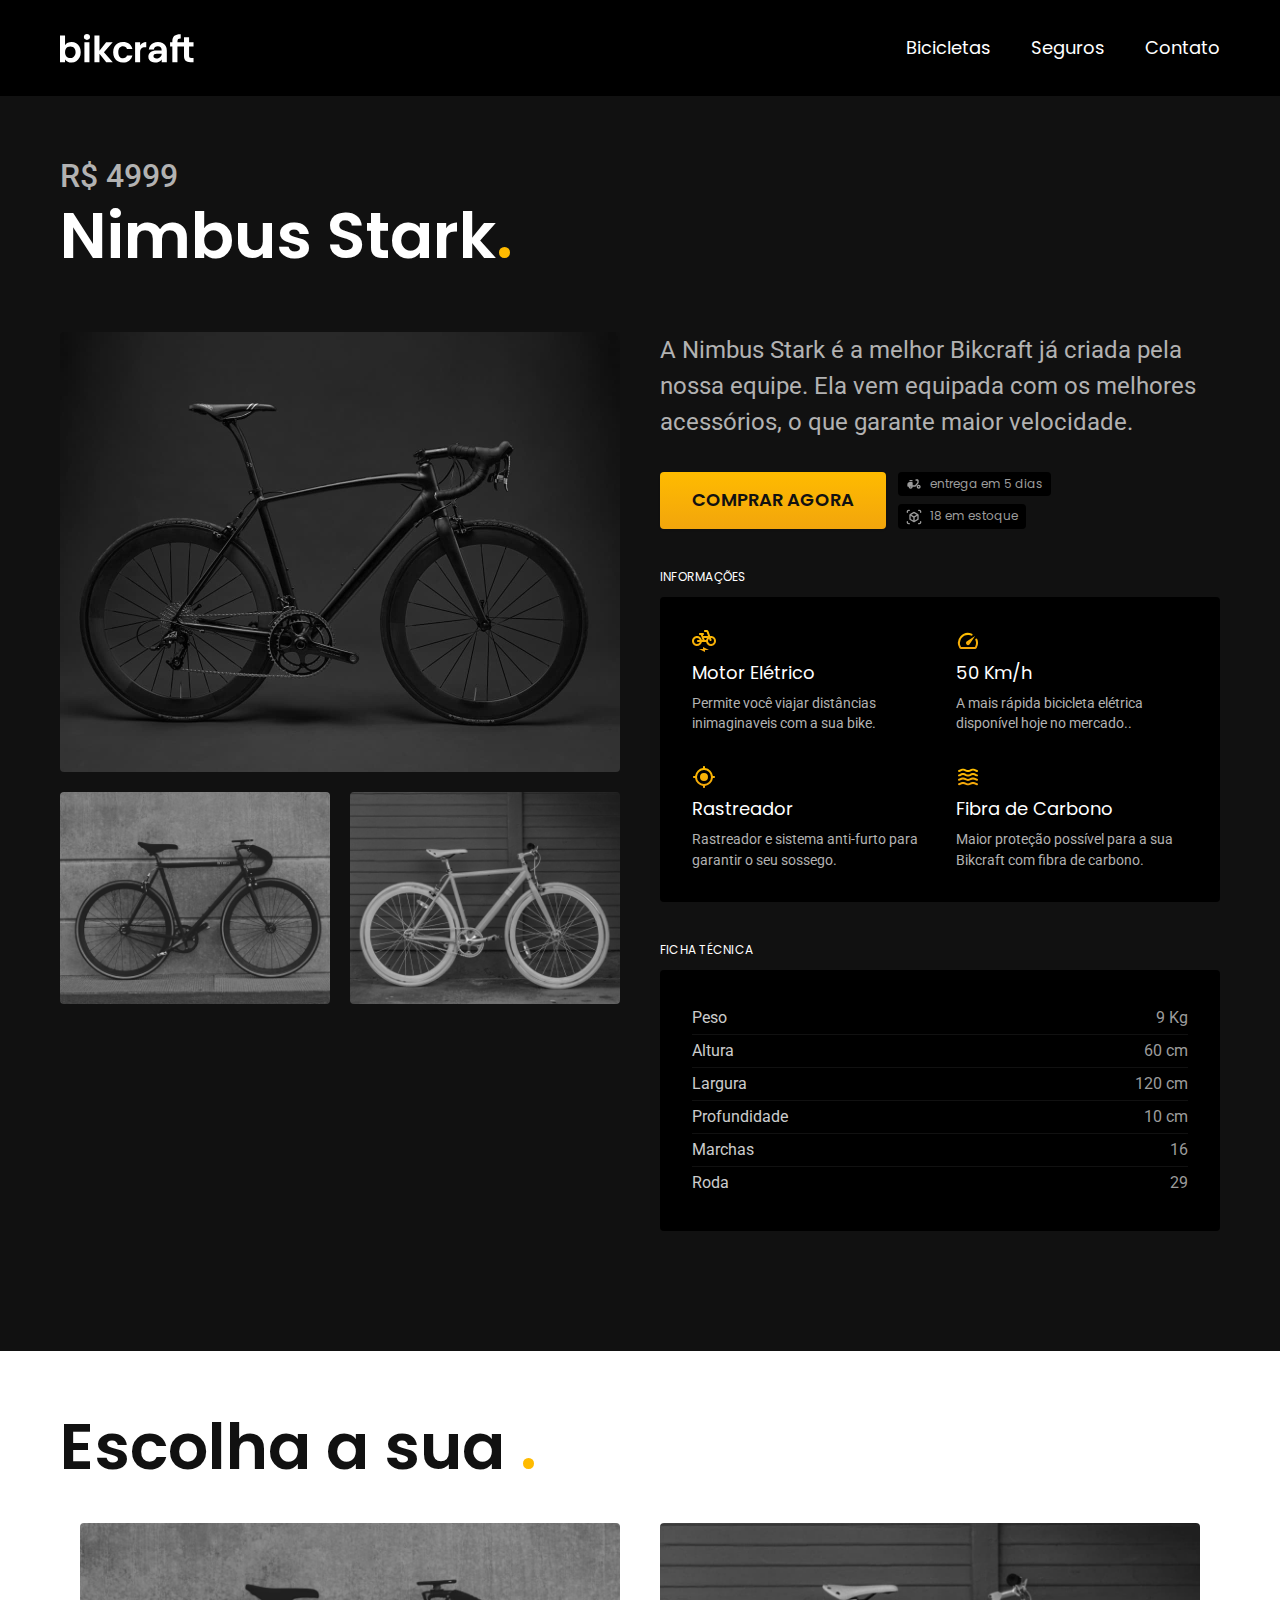
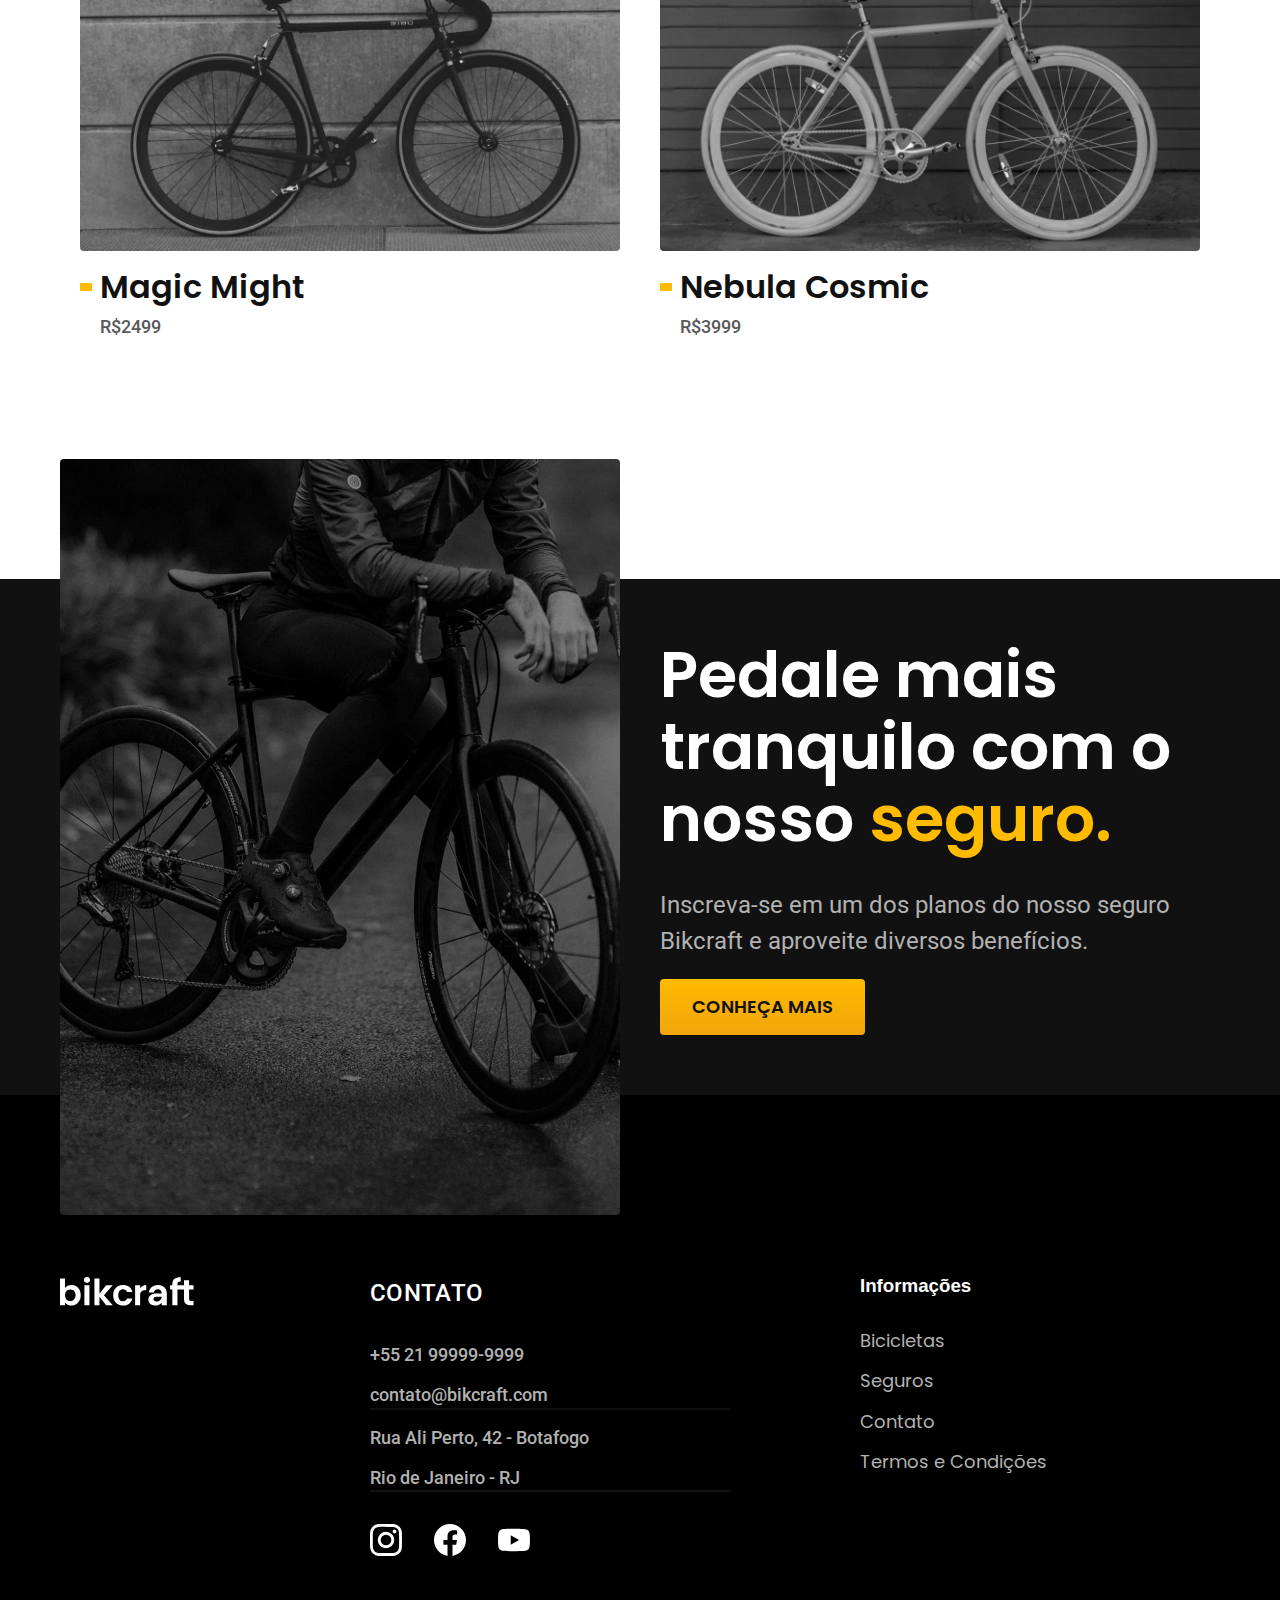
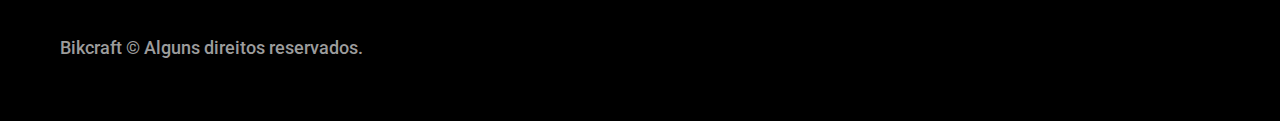
<file: bicicletas/nimbus.html>
<!DOCTYPE html>
<html lang=pt-br">

<head>
  <meta charset="UTF-8">
  <meta name="viewport" content="width=device-width, inicial-scale=1.0">

  <title> Nimbus | Bicicletas Elétricas</title>
  <meta name="description" content="Bicicletas ">

  <link rel="preload" href="../css/style.min.css" as="style">
  <link rel="stylesheet" href="../css/style.min.css">

  <link rel="preconnect" href="https://fonts.googleapis.com">
  <link rel="preconnect" href="https://fonts.gstatic.com" crossorigin>
  <link href="https://fonts.googleapis.com/css2?family=Merriweather:ital,wght@1,900&family=Poppins:wght@400;600&family=Roboto:wght@400;500&display=swap" rel="stylesheet">


  <script>
    document.documentElement.classList.add("js");</script>
</head>

<body id="bicicleta">
  <header class="header-bg">
    <div class="header container">
      <a href="../"><img src="../img/bikcraft.svg" width="136" height="32" alt="logo">
      </a>
      <nav aria-label="primaria">
        <ul class="header-menu font-1-m cor-0">
          <li><a href="../bicicletas.html">Bicicletas</a></li>
          <li><a href="../seguros.html">Seguros</a></li>
          <li><a href="../contato.html">Contato</a></li>
        </ul>
      </nav>
    </div>
  </header>
  <main class="titulo-bg">
    <div>
      <div class="titulo container">
        <p class="font-2-xl cor-5"> R$ 4999</p>
        <h1 class="font-1-xxl cor-0"> Nimbus Stark<span class="cor-p1">.</span></h1>
      </div>
    </div>
    <div class="bicicleta container">
      <div class="bicicleta-imagens">
        <img src="../img/bicicleta/nimbus1.jpg" width="1120" height="880" alt="Bicicleta Preta">
        <img src="../img/bicicleta/nimbus2.jpg" width="1120" height="880" alt="Bicicleta Preta">
        <img src="../img/bicicleta/nimbus3.jpg" width="1120" height="880" alt="Bicicleta Branca">
      </div>
      <div class="bicicleta-conteudo">
        <p class="font-2-l cor-5">A Nimbus Stark é a melhor Bikcraft já criada pela nossa equipe. Ela vem equipada com os melhores acessórios, o que garante maior velocidade.</p>
        <div class="bicicleta-comprar">
          <a class="botao" href="../orcamento.html?tipo=bikcraft&produto=nimbus">Comprar Agora</a>
          <span class="font-1-xs cor-6"><img src="../img/icones/entrega.svg" width="16" height="16" alt=""> entrega em 5 dias</span>
          <span class="font-1-xs cor-6"><img src="../img/icones/estoque.svg" width="16" height="16" alt=""> 18 em estoque</span>
        </div>
        <h2 class="font-1-xs cor-0"> Informações</h2>
        <ul class="bicicleta-informacoes">
          <li>
            <img src="../img/icones/eletrica.svg" width="32" height="32" alt="">
            <h3 class="font-1-m cor-0">Motor Elétrico</h3>
            <p class="font-2-xs cor-5">Permite você viajar distâncias inimaginaveis com a sua bike.</p>
          </li>
          <li>
            <img src="../img/icones/velocidade.svg" width="32" height="32" alt="">
            <h3 class="font-1-m cor-0">50 Km/h</h3>
            <p class="font-2-xs cor-5">A mais rápida bicicleta elétrica disponível hoje no mercado..</p>
          </li>
          <li>
            <img src="../img/icones/rastreador.svg" width="32" height="32" alt="">
            <h3 class="font-1-m cor-0">Rastreador</h3>
            <p class="font-2-xs cor-5">Rastreador e sistema anti-furto para garantir o seu sossego.</p>
          </li>
          <li>
            <img src="../img/icones/carbono.svg" width="32" height="32" alt="">
            <h3 class="font-1-m cor-0">Fibra de Carbono</h3>
            <p class="font-2-xs cor-5">Maior proteção possível para a sua Bikcraft com fibra de carbono.</p>
          </li>
        </ul>
        <h2 class="font-1-xs cor-0"> Ficha Técnica</h2>
        <ul class="bicicleta-ficha font-2-s cor-4">
          <li> Peso <span>9 Kg</span></li>
          <li> Altura <span>60 cm</span></li>
          <li> Largura <span>120 cm</span></li>
          <li> Profundidade <span>10 cm</span></li>
          <li> Marchas <span>16</span></li>
          <li> Roda <span>29</span></li>
        </ul>
      </div>
  </main>
  <article class="bicicletas-lista container ">
    <h2 class="font-1-xxl"> Escolha a sua <span class="cor-p1">.</span></h2>
    <ul>
      <li>
        <a href="./magic.html"> <img src="../img/bicicletas/magic.jpg" width="1120" height="680" alt="bicicleta preta">
          <h3 class="font-1-xl">Magic Might</h3>
          <span class="font-2-m cor-8">R$2499</span>
        </a>
      </li>
      <li>
        <a href="./nebula.html">
          <img src="../img/bicicletas/nebula.jpg" width="1120" height="680" alt="bicicleta preta">
          <h3 class="font-1-xl">Nebula Cosmic</h3>
          <span class="font-2-m cor-8">R$3999</span>
        </a>
      </li>
    </ul>
  </article>
  <article class="seguro-bg">
    <div class=" seguro container">
      <div class="seguro-imagem">
        <img src="../img/fotos/seguros.jpg" width="1360" height="1512" alt="Pessoa parada em cima de uma bicicleta">
      </div>
      <div class="seguro-conteudo">
        <h2 class="font-1-xxl cor-0"> Pedale mais tranquilo com o nosso <span class="cor-p1">seguro.<span></h2>
        <p class="font-2-l cor-5">Inscreva-se em um dos planos do nosso seguro Bikcraft e aproveite diversos benefícios.</p>
        <a class=botao href="../seguros.html"> Conheça Mais</a>
      </div>
    </div>
  </article>

  <footer class="footer-bg">
    <div class="footer container" 0>
      <img src="../img/bikcraft.svg" width="136" height="32" alt="Bikcraft">

      <div class="footer-contato">
        <h3 class="font-2-l-b cor-0">Contato</h3>
        <ul class=" font-2-m cor-5">
          <li><a href="tel:+5521999999999">+55 21 99999-9999</a></li>
          <li><a href="mailto:contato@bikcraft.com">contato@bikcraft.com</a></li>
          <li> Rua Ali Perto, 42 - Botafogo</li>
          <li> Rio de Janeiro - RJ</li>
        </ul>
        <div class="footer-redes">
          <a href="../">
            <img src="../img/redes/instagram.svg" width="32" height="32" alt="instagram">
            <img src="../img/redes/facebook.svg" width="32" height="32" alt="facebook">
            <img src="../img/redes/youtube.svg" width="32" height="32" alt="youtube">
          </a>
        </div>
      </div>
      <div class="footer-informacoes">
        <h3 class=" font-2-1-b cor-0">Informações</h3>
        <nav>
          <ul class=" font-1-m cor-5">
            <li><a href="../bicicletas.html">Bicicletas</a></li>
            <li><a href="../seguros.html">Seguros</a></li>
            <li><a href="../contato.html">Contato</a></li>
            <li><a href="../termos.html">Termos e Condições</a></li>
          </ul>
        </nav>
      </div>
      <p class=" footer-copy font-2-m cor-6">Bikcraft © Alguns direitos reservados.</p>
    </div>
  </footer>
  <script src="../js/script.js"></script>
</body>


</html>
</file>
<file: css/style.min.css>
body{margin:0;font-family:Arial,Helvetica,sans-serif;color:#111}blockquote,dd,h1,h2,h3,h4,p,ul{margin:0}ul{padding:0;list-style:none}p{margin:0}a{text-decoration:none;color:inherit}img{max-width:100%;height:auto;display:block}[src$=".jpg"]{border-radius:4px}.font-1-xs{font:400 0.75rem/1.35 Poppins,sans-serif}.font-2-xs{font:400 0.875rem/1.43 Roboto,sans-serif}.font-1-s{font:400 1rem/1.5 Poppins,sans-serif}.font-2-s{font:400 1rem/1.5 Roboto,sans-serif}.font-1-m,.font-1-m-b{font:400 1.125rem/1.35 Poppins,sans-serif}.font-1-m-b{font-weight:600}.font-2-m{font:500 1.125rem/1.35 Roboto,sans-serif}.font-1-l{font:400 1.5rem/1.5 Poppins,sans-serif}.font-2-l,.font-2-l-b{font:400 1.5rem/1.5 Roboto,sans-serif}.font-2-l-b{font-weight:500;letter-spacing:.015em;text-transform:uppercase}.font-1-xl{font:600 2rem/1.25 Poppins,sans-serif}.font-2-xl{font:500 2rem/1.25 Roboto,sans-serif}.font-1-xxl{font:600 4rem/1.125 Poppins,sans-serif}@media (max-width:1200px){.font-1-xxl{font-size:3rem}.font-2-l,.font-2-l-b{font-size:1.125rem}}@media (max-width:800px){.font-1-xxl{font-size:2rem}.font-1-xl,.font-2-xl{font-size:1.5rem}}:root{--cor-0:#ffffff;--cor-1:#f7f7f7;--cor-2:#ededed;--cor-3:#dedede;--cor-4:#cccccc;--cor-5:#b2b2b2;--cor-6:#9c9c9c;--cor-7:#717171;--cor-8:#595959;--cor-9:#404040;--cor-10:#2e2e2e;--cor-11:#111111;--cor-12:#000000;--cor-p1:#ffbb00;--cor-p2:#e4a30b;--cor-p3:#a66f00;--cor-p4:#664400;--cor-p5:#332200;--cor-p6:#f2a50c}.cor-0{color:var(--cor-0)}.cor-1{color:var(--cor-1)}.cor-2{color:var(--cor-2)}.cor-3{color:var(--cor-3)}.cor-4{color:var(--cor-4)}.cor-5{color:var(--cor-5)}.cor-6{color:var(--cor-6)}.cor-7{color:var(--cor-7)}.cor-8{color:var(--cor-8)}.cor-9{color:var(--cor-9)}.cor-10{color:var(--cor-10)}.cor-11{color:var(--cor-11)}.cor-12{color:var(--cor-12)}.cor-p1{color:var(--cor-p1)}.cor-p2{color:var(--cor-p2)}.cor-p3{color:var(--cor-p3)}.cor-p4{color:var(--cor-p4)}.cor-p5{color:var(--cor-p5)}.cor-p6{color:var(--cor-p6)}.js .fadeInDown{transform:translate3d(0,-20px,0)}.js .fadeInUp{transform:translate3d(0,20px,0)}.js .fadeInRight{transform:translate3d(20px,0,0)}.js .fadeInLeft{transform:translate3d(-20px,0,0)}.js [data-anime]{opacity:0}.js .anime{opacity:1;transform:none;transition:transform .8s,opacity .8s}.header-bg{background-color:var(--cor-12)}.header{display:flex;flex-wrap:wrap;gap:20px;justify-content:space-between;align-items:center;padding-top:20px;padding-bottom:20px}.header-menu{display:flex;flex-wrap:wrap;gap:40px}.header-menu a{display:inline-block;padding:16px 0;color:var(--cor-0);position:relative}.header-menu a::after{content:"";display:block;height:2px;width:0%;background-color:var(--cor-0);margin-top:4px;transition:.3s;position:absolute}.header-menu a:hover::after.header.header-menu a.ativo::after{width:100%}@media (max-width:800px){.header-menu{gap:20px}.header-menu a{background-color:var(--cor-11);padding:12px 16px;border-radius:4px}.header-menu a:hover{background-color:var(--cor-10)}.header a::after{display:none}}@media (max-width:600px){.header-menu{gap:12px}.header-menu a{padding:12px 12px;border-radius:4px;font-size:.875rem}}.footer-bg{background-color:var(--cor-12)}.footer{display:grid;grid-template-columns:3fr 5fr 4fr;gap:40px;padding-top:60px;padding-bottom:60px}.footer h3{margin-bottom:32px}.footer-contato ul{margin-bottom:32px}.footer-contato li:nth-child(2n):after{content:"";display:block;max-width:360px;height:2px;background:var(--cor-11)}.footer li{margin-bottom:16px}.footer-redes a{display:flex;gap:32px}.footer a:hover{color:var(--cor-0)}.footer-copy{grid-column:1/-1;margin-top:40px}@media (max-width:800px){.footer>img{display:none}.footer{grid-template-columns:1fr 1fr}}@media (max-width:600px){.footer>img{grid-template-columns:1fr;gap:60px}.footer-copy{margin-top:0}}.container{box-sizing:border-box;max-width:1200px;padding-left:20px;padding-right:20px;margin-left:auto;margin-right:auto}.botao{display:inline-block;padding:16px 32px;background:linear-gradient(#fb0,#f2a50c);border-radius:4px;box-shadow:0 1px 2px rgba(0,0,0,.1);text-transform:uppercase;color:var (--cor-p5);font:600 1.125rem/1.35 Poppins,sans-serif;max-width:max-content;border:none;cursor:pointer}.botao:hover{background:linear-gradient(#ffb60d,#e59317)}.botao.secundario{background:var(--cor-10);color:var(--cor-0)}.botao.secundario:hover{background:var(--cor-9)}.botao.seta{display:flex;align-items:center}.botao.seta::after{content:"";display:inline-block;width:18px;height:10px;margin-left:12px;background-image:url("../img/icones/seta.svg");transition:transform .2s}.botao.seta:hover::after{transform:translateX(4px)}@media (max-width:600px){.botao{padding:12px 16px;font-size:1rem}}.link{display:inline-block;color:var(--cor-p1);font:500 1.5rem/1.5 Poppins,sans-serif;text-transform:uppercase}.link::after{content:"";display:block;width:100%;height:4px;background-color:currentcolor}.link:hover{color:var(--cor-0)}.titulo-bg{padding-top:60px;padding-bottom:60px;background-color:var(--cor-11)}.titulo p{margin-bottom:4px}@media (max-width:800px){.titulo-bg{padding-top:40px;padding-bottom:40px}.titulo p{font-size:1rem;text-transform:lowercase;font-weight:400px}}.form{display:grid;grid-template-columns:1fr 1fr;gap:20px}.form label{display:block;font:400 1rem/1.5 Poppins,sans-serif;margin-bottom:4px}.form .col-2{grid-column:span 2}.form input[type=email],.form input[type=text],.form textarea{font:400 1rem/1.5 Roboto,sans-serif;background-color:var(--cor-1);border:1px solid var(--cor-2);padding:12px;border-radius:4px;width:100%;box-sizing:border-box}.form input[type=email]:focus,.form input[type=text]:focus,.form textarea:focus{outline:0;border-color:var(--cor-p1);background-color:var(--cor-0);box-shadow:0 0 0 1px #fea}@media (max-width:600px){.form{grid-template-columns:1fr}.form col-2{grid-column:1}}.introducao-bg{background-color:var(--cor-11);box-shadow:inset 0 -120px var(--cor-0)}.introducao{display:grid;grid-template-columns:1fr 1fr;gap:0 40px}.introducao-conteudo{align-self:end;padding-bottom:200px}.introducao img{height:100%;object-fit:cover;border-radius:4px}.introducao h1{margin-bottom:32px}.introducao p{margin-bottom:20px}@media (max-width:800px){.introducao-bg{background:var(--cor-11);padding-top:40px;box-shadow:inset 0 -60px var(--cor-0)}.introducao{grid-template-columns:1fr;gap:32px}.introducao-conteudo{padding:0}.introducao h1{margin-bottom:16px}.introducao img{height:300px;width:100%}}.tecnologia-bg{background-color:var(--cor-11);box-shadow:inset 0 80px var(--cor-0),inset 0 -80px var(--cor-0)}.tecnologia{display:grid;grid-template-columns:1fr 1fr;gap:40px}.tecnologia-imagem img{width:100%;height:100%;object-fit:cover;object-position:left}.tecnologia-conteudo{padding-top:160px;padding-bottom:160px}.tecnologia-conteudo>span{display:block;margin-bottom:20px}.tecnologia-conteudo h2{margin-bottom:32px}.tecnologia-conteudo>p{margin-bottom:20px}.tecnologia a{margin-bottom:80px}.tecnologia-vantagens{display:flex;gap:40px}.tecnologia-vantagens h3{margin-bottom:8px;width:max-content}.tecnologia-vantagems img{width:24px;margin-bottom:8px}@media (max-width:800px){.tecnologia-bg{box-shadow:initial}.tecnologia-conteudo{padding-top:60px;padding-bottom:60px}.tecnologia-imagem{display:none}.tecnologia a{margin-bottom:60px}}@media (max-width:600px){.tecnologia-vantagens{flex-direction:column}}.parceiros{padding-top:60px;padding-bottom:120px}.parceiros h2{margin-bottom:60px}.parceiros ul{padding:0 20px;max-width:1400px;display:grid;grid-template-columns:repeat(4,1fr);margin:0 auto}.parceiros li{display:flex;padding:32px;border-left:2px solid var(--cor-2)}.parceiros img{margin:auto}.parceiros li:first-child,.parceiros li:nth-child(5){border-left:none}.parceiros li:nth-child(n+5){border-top:2px solid var(--cor-2)}@media (max-width:800px){.parceiros{padding-bottom:60px}.parceiros h2{padding-bottom:20px}.parceiros ul{grid-template-columns:repeat(2,1fr)}.parceiros li{padding:20px}.parceiros li:nth-child(n+3){border-top:2px solid var(--cor-2)}.parceiros li:nth-child(odd){border-left:none}}.depoimento{display:grid;grid-template-columns:1fr 1fr;background-color:var(--cor-p1)}.depoimento img{width:100%;height:100%;object-fit:cover;border-radius:6px;overflow:hidden}.depoimento-conteudo{padding:40px 40px 80px 80px;align-self:end}.depoimento-conteudo p{max-width:32ch;font-family:Merriweather,serif;font-style:italic;font-weight:900;margin-bottom:32px;position:relative}.depoimento p::after,.depoimento p::before{font-size:5rem;color:var(--cor-p2);position:absolute}.depoimento p::before{content:"“";left:-50px;top:-20px}.depoimento p::after{content:"”"}@media (max-width:800px){.depoimento{grid-template-columns:1fr;text-align:center}.depoimento img{max-height:250px}.depoimento-conteudo{padding:40px 20px;margin:auto}}.bicicleta{display:grid;grid-template-columns:1fr 1fr;align-items:start;gap:40px;padding-top:60px;padding-bottom:60px}#bicicleta .titulo p{text-transform:uppercase}.bicicleta-imagens{display:flex;flex-wrap:wrap;gap:20px}.bicicleta-imagens img{flex:1;min-width:200px}.bicicleta-imagens img:first-child{min-width:100%}.bicicleta-conteudo>p{margin-bottom:32px}.bicicleta-comprar{display:grid;grid-template-columns:max-content auto;align-items:center;justify-items:start;gap:8px 12px;margin-bottom:40px}.bicicleta-comprar a{grid-row:span 2}.bicicleta-comprar span{display:flex;align-items:center;background-color:var(--cor-12);gap:8px;padding:4px 8px;border-radius:4px}.bicicleta-conteudo h2{text-transform:uppercase;letter-spacing:.015rem;margin-bottom:12px}.bicicleta-ficha,.bicicleta-informacoes{padding:32px;background-color:var(--cor-12);border-radius:4px}.bicicleta-informacoes{margin-bottom:40px;display:grid;grid-template-columns:1fr 1fr;gap:32px}.bicicleta-informacoes img{width:24px;margin-bottom:8px}.bicicleta-informacoes h3{margin-bottom:8px}.bicicleta-ficha li{padding:4px 0;display:flex;justify-content:space-between;border-bottom:1px solid var(--cor-11)}.bicicleta-ficha li:last-child{border-bottom:none}.bicicleta-ficha span{color:var(--cor-6)}@media (max-width:800px){.bicicleta{grid-template-columns:1fr;padding-top:40px;padding-bottom:40px}.bicicleta-imagens{grid-row:2}}@media (max-width:400px){.bicicleta-informacoes{grid-template-columns:1fr}.bicicleta-comprar{grid-template-columns:1fr}}.bicicletas-lista{padding-top:60px;padding-bottom:100px}.bicicletas-lista h2{margin-bottom:40px}.bicicletas-lista ul{display:flex;gap:40px;padding:0 20px 20px 20px;max-width:1400px;margin-left:auto;margin-right:auto;overflow-x:auto}#bicicleta .bicicleta-lista ul{padding:0 0 20px 0}.bicicletas-lista li{flex:1;min-width:280px}.bicicletas-lista a{display:block}.bicicletas-lista img{margin-bottom:16px}.bicicletas-lista h3{margin-bottom:8px;display:flex;align-items:center}.bicicletas-lista h3::before{content:"";display:inline-block;height:8px;width:12px;margin-right:8px;background-color:var(--cor-p1);transition:width .2s}.bicicletas-lista a:hover h3::before{width:24px}.bicicletas-lista li span{padding-left:20px}@media (max-width:800px){.bicicletas-lista{padding-bottom:60px}.bicicletas-lista ul{gap:20px}}.bicicletas-bg{background-image:linear-gradient(to right,var(--cor-0) 30%,var(--cor-11) 0)}.bicicletas{display:grid;grid-template-columns:1fr 1fr;gap:40px;padding-top:60px;padding-bottom:60px}.bicicletas-imagem{display:grid}.bicicletas-imagem img{grid-area:1/1}.bicicletas-imagem span{grid-area:1/1;place-self:start end;margin-top:20px;background-color:var(--cor-12);display:inline-block;padding:8px 16px 8px 8px;border-radius:4px 0 0 4px}.bicicletas-conteudo{display:grid;grid-template-columns:1fr auto;align-content:start}.bicicletas h2,.bicicletas p{grid-column:1/-1}.bicicletas h2{margin-bottom:20px}.bicicletas h2::before{content:"";display:block;width:12px;height:8px;background-color:var(--cor-p1)}.bicicletas p{margin-bottom:32px}.bicicletas a{place-self:end}.bicicletas li{display:flex;align-items:center}.bicicletas ul{display:grid;gap:16px}.bicicletas-conteudo img{width:24px;margin-right:8px}@media (max-width:800px){.bicicletas-bg{background:var(--cor-11)}.bicicletas{grid-template-columns:1fr;gap:20px;padding-top:40px;padding-bottom:40px}}@media (max-width:600px){.bicicletas-conteudo{grid-template-columns:1fr}.bicicletas ul{font-size:1rem;grid-template-columns:1fr 1fr;margin-bottom:32px}.bicicletas a{place-self:start}}.seguro-bg{background-color:var(--cor-11);box-shadow:inset 0 120px var(--cor-0),inset 0 -120px var(--cor-12)}.seguro{display:grid;grid-template-columns:1fr 1fr;gap:40px}.seguro-imagem img{width:100%;height:100%;object-fit:cover}.seguro-conteudo{padding-top:180px;padding-bottom:180px}.seguro h2{margin-bottom:32px}.seguro p{margin-bottom:20px}@media (max-width:800px){.seguro-bg{box-shadow:inset 0 -60px var(--cor-12)}.seguro{grid-template-columns:1fr}.seguro-imagem{height:300px}.seguro-conteudo{grid-row:1;padding-top:40px;padding-bottom:0}}.seguros-bg{background-color:var(--cor-11)}.seguros{padding-top:60px;padding-bottom:60px;display:grid;grid-template-columns:1fr 1fr;gap:40px;align-items:center}#seguros .seguros{padding-top:0}.seguros h2{grid-column:1/-1}.seguros-item{background-color:var(--cor-12);padding:32px 32px 60px;display:grid;grid-template-columns:1fr auto;border-radius:4px}.seguros-item h3{margin-bottom:40px}.seguros-item span{grid-column:2;display:block;text-align:right}.seguros-item ul{grid-column:1/-1;margin-bottom:32px}.seguros-item li{display:flex;align-items:center;position:relative}.seguros-item li+li{margin-top:20px}.seguros-item li::before{content:"";display:block;width:13px;height:9px;background-image:url("../img/icones/lista.svg");position:absolute;left:-21px}.seguros-item a{grid-column:1/-1}@media (max-width:800px){.seguros{grid-template-columns:1fr}}.vantagens-bg{background-color:var(--cor-12)}.vantagens{padding-top:120px;padding-bottom:120px}.vantagens h2{margin-bottom:60px}.vantagens ul{display:grid;grid-template-columns:repeat(auto-fit,minmax(280px,max-content));gap:40px 80px}.vantagens h3,.vantagens img{margin-bottom:8px}@media (max-width:800px){.vantagens{padding-top:60px;padding-bottom:60px}.vantagens h2{margin-bottom:40px}.vantagens ul{gap:20px}}.perguntas{padding-top:120px;padding-bottom:120px}.perguntas h2{margin-bottom:60px}.perguntas dl>div{padding:20px;border-radius:4px}.perguntas dl>div:nth-child(odd){background-color:var(--cor-1)}.perguntas button::before{content:"";display:inline-block;width:12px;height:8px;background-color:var(--cor-p1)}.perguntas button{display:grid;grid-template-columns:auto 1fr auto;align-items:center;gap:8px;cursor:pointer;border:none;background:0 0;width:100%;text-align:left}.perguntas button::after{content:"";display:inline-block;width:14px;height:6px;background-image:url("../img/icones/seta-abrir.svg");transition:.2s}.perguntas button:hover::after,.perguntas button[aria-expanded=true]::after{transform:rotate(180deg)}.js .perguntas dd{display:none}.js .perguntas dd.ativa{display:block}.perguntas dd{padding-left:20px;padding-top:16px;max-width:80ch}@media (max-width:800px){.perguntas{padding-top:60px;padding-bottom:60px}.perguntas h2{margin-bottom:40px}}#contato{background:linear-gradient(var(--cor-11) 600px,var(--cor-1) 0)}.contato{display:grid;grid-template-columns:5fr 7fr}.contato-dados,.contato-formulario{padding:60px;box-shadow:0 1px 2px rgba(0,0,0,.1)}.contato-dados{border-radius:5px 0 0 5px;background:var(--cor-12)}.contato-formulario{border-radius:0 5px 5px 0;background:var(--cor-0)}.contato-dados h2{margin-bottom:60px}.contato-endereco{margin-bottom:32px;padding-left:28px;background:url("../img/icones/local.svg") no-repeat 0 2px}.contato-endereco p{margin-bottom:8px}.contato-meios a{display:block;max-width:max-content;margin-bottom:8px;padding-left:28px}.contato-meios a:hover{color:var(--cor-0)}.contato-meios a:first-child{background:url("../img/icones/email.svg") no-repeat 0 2px}.contato-meios a:nth-child(2){margin-bottom:32px}.contato-meios a:nth-child(3){background:url("../img/icones/telefone.svg") no-repeat 0 2px;margin-bottom:60px}.contato-redes a{display:flex;gap:32px;padding-left:28px}@media (max-width:800px){.contato{grid-template-columns:1fr}.contato-dados,.contato-formulario{padding:20px}.contato-dados{border-radius:0 0 5px 5px}.contato-dados h2,.contato-meios a:nth-child(3){margin-bottom:32px}.contato-redes{margin-bottom:12px}}.lojas{display:grid;grid-template-columns:1fr 1fr;gap:0 40px;padding-top:120px;padding-bottom:120px}.lojas h2{grid-column:1/-1;margin-bottom:60px}.lojas img{border-radius:4px 4px 0 0}.lojas-item{border-radius:4px;background:var(--cor-0);box-shadow:0 1px 2px rgba(0,0,0,.1)}.lojas-conteudo{display:grid;grid-template-columns:1fr 1fr;gap:32px 16px;padding:32px}.lojas-conteudo h3,.lojas-tempo{grid-column:1/-1}.lojas-dados{display:grid;gap:8px;border-left:2px solid var(--cor-2);padding-left:12px}.lojas-tempo{display:flex;align-items:center;gap:8px}@media (max-width:800px){.lojas{gap:20px;padding-top:60px;padding-bottom:60px}.lojas h2{margin-bottom:32px}.lojas-conteudo{grid-template-columns:1fr}}@media (max-width:600px){.lojas{grid-template-columns:1fr}}#orcamento{background:linear-gradient(var(--cor-11) 600px,var(--cor-1) 0)}.orcamento{display:grid;grid-template-columns:5fr 7fr;padding-bottom:120px}.orcamento h2{text-transform:uppercase;position:relative;display:flex;align-items:center}.orcamento h2::before{content:"";display:inline-block;width:4px;height:8px;background-color:var(--cor-p1);position:absolute;left:-12px}.orcamento-dados,.orcamento-produto{padding:60px;box-shadow:0 1px 2px rgba(0,0,0,.1)}.orcamento-produto{border-radius:5px 0 0 5px;background:var(--cor-12);display:grid;grid-template-columns:1fr 1fr;gap:20px;align-content:start}.orcamento-produto>*{grid-column:1/-1}.orcamento-produto>label{grid-column:initial}.orcamento-produto label{font:400 1rem/1.5 Poppins,sans-serif;color:var(--cor-4);background-color:var(--cor-10);display:grid;grid-template-columns:auto 1fr auto;align-items:center;padding:12px 16px;border-radius:4px;cursor:pointer;border:1px solid var(--cor-10)}.orcamento-produto input:checked+label{background-color:var(--cor-0);color:var(--cor-11)}.orcamento-produto label::before{content:"";display:inline-block;box-sizing:border-box;width:12px;height:12px;border:1px solid var(--cor-6);border-radius:50%;margin-right:8px}.orcamento-produto input:checked+label::before{border-color:var(--cor-7);box-shadow:inset 0 0 0 3px var(--cor-0),inset 0 0 0 6px var(--cor-7)}.orcamento-produto label:hover{background-color:var(--cor-9);border-color:var(--cor-9)}.orcamento-produto input:focus+label{box-shadow:0 0 0 2px var(--cor-p1);border-color:var(--cor-12)}.orcamento-produto label span{display:none}.orcamento-produto input:checked+label span{display:inline-block}.orcamento-produto input{opacity:0;position:absolute;pointer-events:none}.orcamento-dados{border-radius:0 5px 5px 0;background:var(--cor-0)}.orcamento-conteudo{display:none}.orcamento-conteudo h2,.orcamento-dados h2:nth-of-type(n+2){margin-top:20px}#bikcraft:checked~#orcamento-bikcraft,#seguro:checked~#orcamento-seguro{display:grid;gap:20px}.orcamento-detalhes{display:none;background:var(--cor-0);padding:20px;grid-template-columns:1fr 1fr;border-radius:4px;align-items:center}.orcamento-detalhes li{display:flex;align-items:center;margin-bottom:8px}.orcamento-detalhes li img{width:16px;margin-right:8px}.orcamento-produto input:checked+label+.orcamento-detalhes{display:grid}@media (max-width:1200px){.orcamento-dados,.orcamento-produto{padding:32px}}@media (max-width:800px){.orcamento{grid-template-columns:1fr}.orcamento-produto{border-radius:5px 5px 0 0}.orcamento-dados{border-radius:0 0 5px 5px}}@media (max-width:400px){.orcamento-produto{grid-template-columns:1fr}}.termos{padding-top:80px;padding-bottom:80px}.termos h2{font-weight:600;margin-bottom:20px}.termos p+h2{margin-top:40px}.termos p{max-width:75ch;margin-bottom:24px}
</file>
